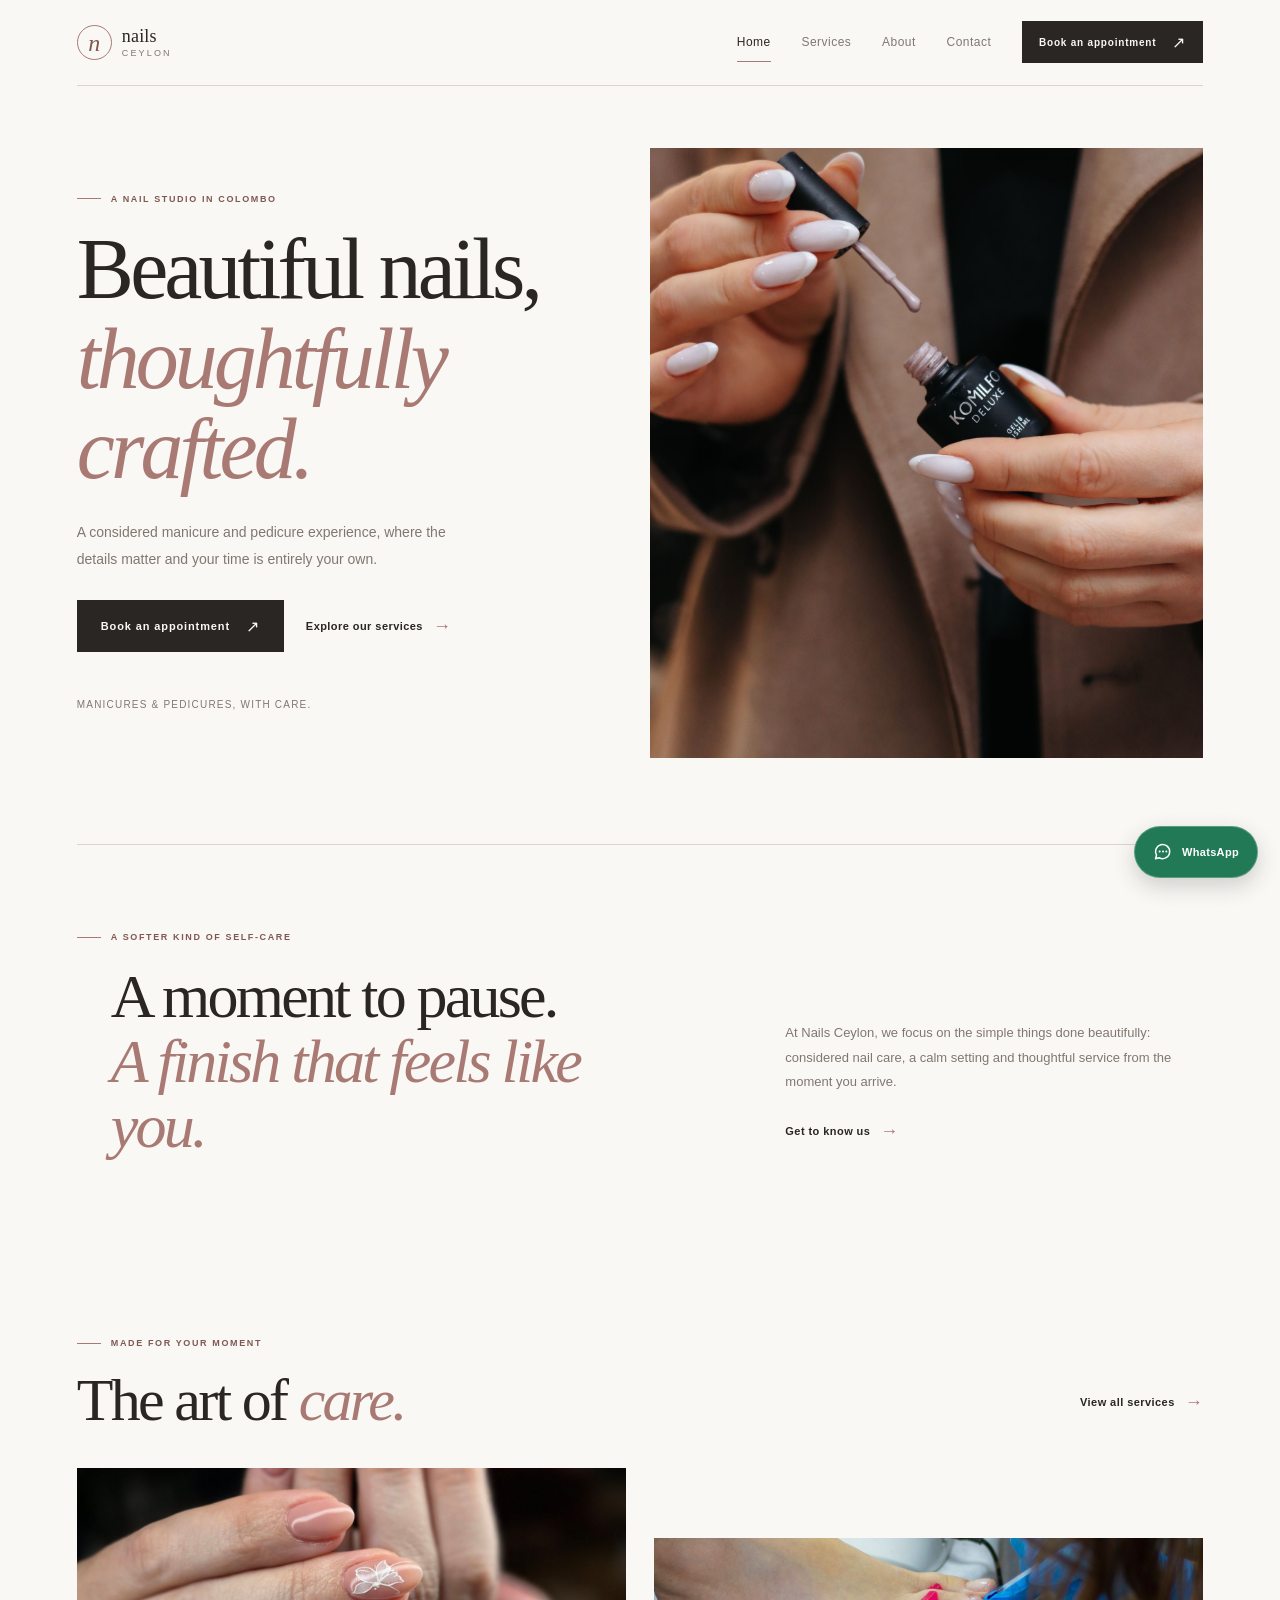
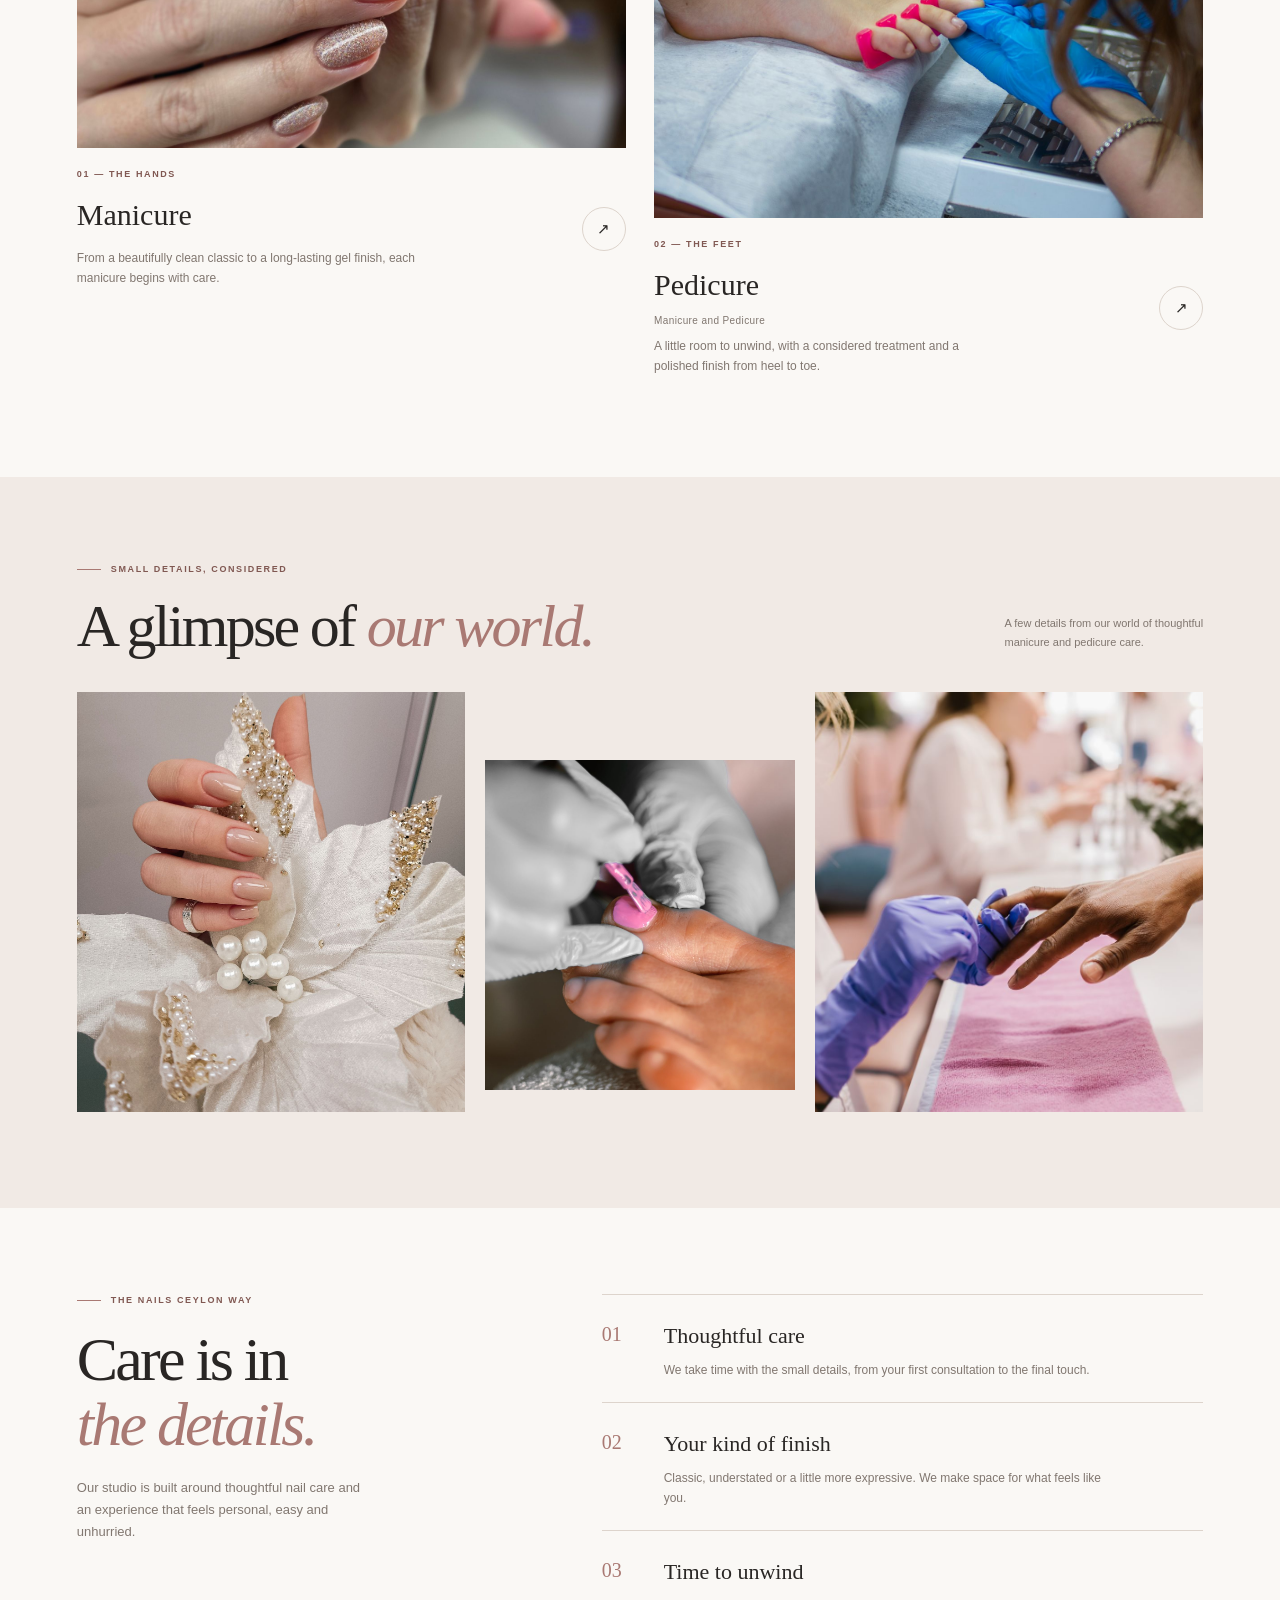
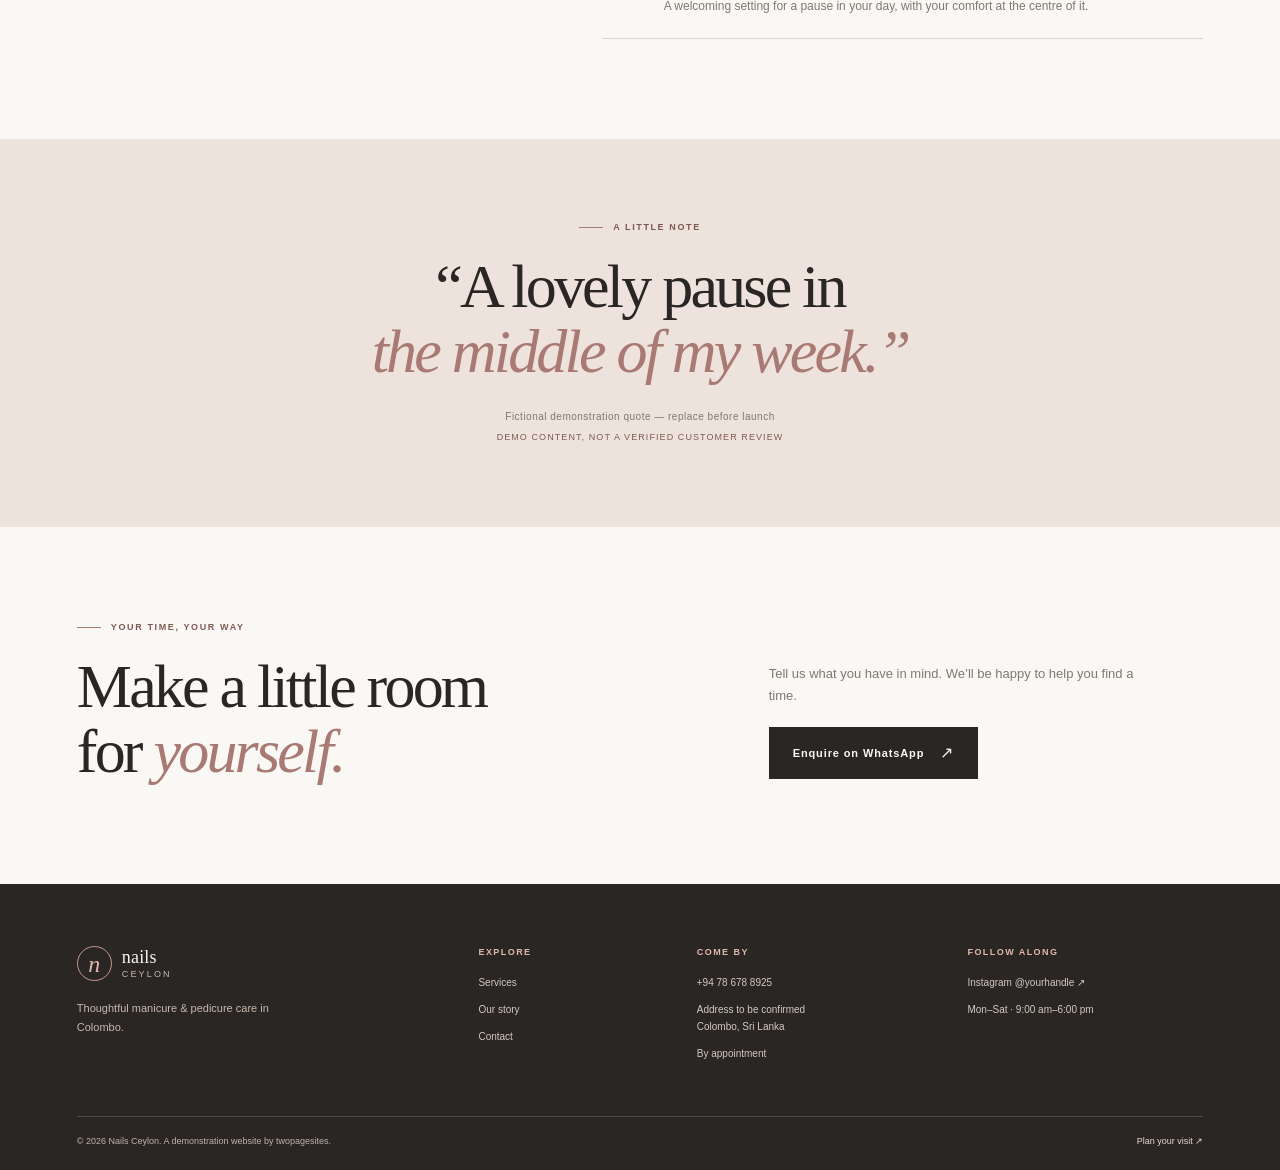
<file: index.html>
<!doctype html>
<html lang="en">
<head>
  <meta charset="utf-8">
  <meta name="viewport" content="width=device-width, initial-scale=1">
  <meta name="theme-color" content="#faf8f5">
  <title>Nails Ceylon | Thoughtful Manicure &amp; Pedicure Care</title>
  <meta name="description" content="A considered manicure and pedicure experience in Colombo. Discover thoughtful nail care, elegant finishes and a little time for yourself at Nails Ceylon.">
  <meta property="og:type" content="website">
  <meta property="og:title" content="Nails Ceylon | Thoughtful Manicure &amp; Pedicure Care">
  <meta property="og:description" content="Beautiful nails, thoughtfully crafted. Explore manicure and pedicure services at Nails Ceylon.">
  <link rel="stylesheet" href="style.css">
  <script src="script.js" defer></script>
</head>
<body>
  <a class="skip-link" href="#main">Skip to content</a>
  <header class="site-header">
    <div class="header-inner">
      <a class="brand" href="index.html" aria-label="Nails Ceylon home">
        <span class="brand-mark" aria-hidden="true">n</span>
        <span class="brand-name">nails <span>ceylon</span></span>
      </a>
      <button class="menu-toggle" type="button" aria-expanded="false" aria-controls="primary-navigation" aria-label="Open navigation">
        <span></span><span></span>
      </button>
      <nav class="primary-nav" id="primary-navigation" aria-label="Main navigation">
        <a class="nav-link is-current" href="index.html" aria-current="page">Home</a>
        <a class="nav-link" href="services.html">Services</a>
        <a class="nav-link" href="about.html">About</a>
        <a class="nav-link" href="contact.html">Contact</a>
        <a class="button button--small button--dark nav-book" href="contact.html">Book an appointment <span aria-hidden="true">↗</span></a>
      </nav>
    </div>
  </header>

  <main id="main">
    <section class="hero section-wrap">
      <div class="hero-copy">
        <p class="eyebrow"><span class="eyebrow-line"></span> A nail studio in Colombo</p>
        <h1>Beautiful nails,<br><em>thoughtfully crafted.</em></h1>
        <p class="hero-intro">A considered manicure and pedicure experience, where the details matter and your time is entirely your own.</p>
        <div class="hero-actions">
          <a class="button button--dark" href="contact.html">Book an appointment <span aria-hidden="true">↗</span></a>
          <a class="text-link" href="services.html">Explore our services <span aria-hidden="true">→</span></a>
        </div>
        <p class="hero-note">Manicures &amp; pedicures, with care.</p>
      </div>
      <figure class="photo-frame photo-frame--hero">
        <img src="assets/images/hero-nude-manicure.jpg" alt="Close-up of nude manicured nails as pale polish is applied." width="1600" height="2124" fetchpriority="high" decoding="async">
      </figure>
    </section>

    <section class="intro-band section-wrap" aria-labelledby="intro-title">
      <p class="eyebrow"><span class="eyebrow-line"></span> A softer kind of self-care</p>
      <div class="intro-band-content">
        <h2 id="intro-title">A moment to pause.<br><em>A finish that feels like you.</em></h2>
        <div>
          <p>At Nails Ceylon, we focus on the simple things done beautifully: considered nail care, a calm setting and thoughtful service from the moment you arrive.</p>
          <a class="text-link" href="about.html">Get to know us <span aria-hidden="true">→</span></a>
        </div>
      </div>
    </section>

    <section class="section-wrap section-block" aria-labelledby="featured-title">
      <div class="section-heading">
        <div>
          <p class="eyebrow"><span class="eyebrow-line"></span> Made for your moment</p>
          <h2 id="featured-title">The art of <em>care.</em></h2>
        </div>
        <a class="text-link heading-link" href="services.html">View all services <span aria-hidden="true">→</span></a>
      </div>
      <div class="feature-grid">
        <article class="feature-card">
          <figure class="photo-frame photo-frame--manicure">
            <img src="assets/images/featured-neutral-manicure.jpg" alt="Neutral manicure with delicate floral nail art and champagne glitter." width="1400" height="1867" loading="lazy" decoding="async">
          </figure>
          <div class="feature-card-copy">
            <div><p class="eyebrow">01 — The hands</p><h3>Manicure</h3></div>
            <p>From a beautifully clean classic to a long-lasting gel finish, each manicure begins with care.</p>
            <a class="round-link" href="services.html#manicure" aria-label="Explore manicure services"><span aria-hidden="true">↗</span></a>
          </div>
        </article>
        <article class="feature-card">
          <figure class="photo-frame photo-frame--pedicure">
            <img src="assets/images/featured-pedicure-treatment.jpg" alt="A nail technician performs a close-up pedicure treatment." width="1400" height="2492" loading="lazy" decoding="async">
          </figure>
          <div class="feature-card-copy">
            <div><p class="eyebrow">02 — The feet</p><h3>Pedicure</h3><p class="feature-service-label">Manicure and Pedicure</p></div>
            <p>A little room to unwind, with a considered treatment and a polished finish from heel to toe.</p>
            <a class="round-link" href="services.html#pedicure" aria-label="Explore pedicure services"><span aria-hidden="true">↗</span></a>
          </div>
        </article>
      </div>
    </section>

    <section class="gallery-preview" aria-labelledby="gallery-title">
      <div class="section-wrap">
        <div class="section-heading">
          <div><p class="eyebrow"><span class="eyebrow-line"></span> Small details, considered</p><h2 id="gallery-title">A glimpse of <em>our world.</em></h2></div>
          <p class="section-heading-note">A few details from our world of thoughtful<br>manicure and pedicure care.</p>
        </div>
        <div class="gallery-grid">
          <figure class="photo-frame photo-frame--gallery gallery-tall">
            <img src="assets/images/gallery-nail-art.jpg" alt="Nude manicure with pearl and white floral nail art." width="1400" height="1864" loading="lazy" decoding="async">
          </figure>
          <figure class="photo-frame photo-frame--gallery gallery-short">
            <img src="assets/images/gallery-pedicure-result.jpg" alt="Freshly polished toenails during a pedicure treatment." width="1200" height="1800" loading="lazy" decoding="async">
          </figure>
          <figure class="photo-frame photo-frame--gallery gallery-tall">
            <img src="assets/images/gallery-manicure-work.jpg" alt="A nail technician works carefully on a client's manicure in a salon." width="1400" height="933" loading="lazy" decoding="async">
          </figure>
        </div>
      </div>
    </section>

    <section class="section-wrap section-block values-section" aria-labelledby="values-title">
      <div class="values-intro">
        <p class="eyebrow"><span class="eyebrow-line"></span> The Nails Ceylon way</p>
        <h2 id="values-title">Care is in<br><em>the details.</em></h2>
        <p>Our studio is built around thoughtful nail care and an experience that feels personal, easy and unhurried.</p>
      </div>
      <div class="values-list">
        <article class="value-item"><span class="value-number">01</span><div><h3>Thoughtful care</h3><p>We take time with the small details, from your first consultation to the final touch.</p></div></article>
        <article class="value-item"><span class="value-number">02</span><div><h3>Your kind of finish</h3><p>Classic, understated or a little more expressive. We make space for what feels like you.</p></div></article>
        <article class="value-item"><span class="value-number">03</span><div><h3>Time to unwind</h3><p>A welcoming setting for a pause in your day, with your comfort at the centre of it.</p></div></article>
      </div>
    </section>

    <section class="testimonial-section" aria-labelledby="testimonial-title">
      <div class="section-wrap testimonial-inner">
        <p class="eyebrow"><span class="eyebrow-line"></span> A little note</p>
        <h2 id="testimonial-title">“A lovely pause in<br><em>the middle of my week.”</em></h2>
        <p class="testimonial-credit">Fictional demonstration quote — replace before launch</p>
        <span class="testimonial-disclaimer">Demo content, not a verified customer review</span>
      </div>
    </section>

    <section class="appointment-band section-wrap">
      <div><p class="eyebrow"><span class="eyebrow-line"></span> Your time, your way</p><h2>Make a little room<br>for <em>yourself.</em></h2></div>
      <div class="appointment-band-action"><p>Tell us what you have in mind. We’ll be happy to help you find a time.</p><a class="button button--dark" href="https://wa.me/94786788925" data-whatsapp-message="Hello! I would like to enquire about booking an appointment at Nails Ceylon." target="_blank" rel="noopener noreferrer">Enquire on WhatsApp <span aria-hidden="true">↗</span></a></div>
    </section>
  </main>

  <a class="floating-whatsapp" href="https://wa.me/94786788925" data-whatsapp-message="Hello! I would like to enquire about an appointment at Nails Ceylon." aria-label="Chat with Nails Ceylon on WhatsApp at 0786788925" target="_blank" rel="noopener noreferrer">
    <svg aria-hidden="true" viewBox="0 0 24 24" fill="none" stroke="currentColor" stroke-width="1.8" stroke-linecap="round" stroke-linejoin="round"><path d="M20 11.5a8.5 8.5 0 0 1-12.7 7.4L3 20l1.2-4.1A8.5 8.5 0 1 1 20 11.5Z"></path><path d="M8 11.5h.01M12 11.5h.01M16 11.5h.01" stroke-width="2.4"></path></svg>
    <span>WhatsApp</span>
  </a>

  <footer class="site-footer">
    <div class="section-wrap footer-main">
      <div class="footer-brand-block"><a class="brand brand--footer" href="index.html" aria-label="Nails Ceylon home"><span class="brand-mark" aria-hidden="true">n</span><span class="brand-name">nails <span>ceylon</span></span></a><p>Thoughtful manicure &amp; pedicure care in Colombo.</p></div>
      <div class="footer-column"><h2>Explore</h2><a href="services.html">Services</a><a href="about.html">Our story</a><a href="contact.html">Contact</a></div>
      <div class="footer-column"><h2>Come by</h2><a href="tel:+94786788925">+94 78 678 8925</a><span>Address to be confirmed<br>Colombo, Sri Lanka</span><span>By appointment</span></div>
      <div class="footer-column"><h2>Follow along</h2><a href="https://www.instagram.com/yourhandle/" target="_blank" rel="noopener noreferrer">Instagram @yourhandle <span aria-hidden="true">↗</span></a><span>Mon–Sat · 9:00 am–6:00 pm</span></div>
    </div>
    <div class="section-wrap footer-bottom"><span>© <span data-current-year>2026</span> Nails Ceylon. A demonstration website by twopagesites.</span><a href="contact.html">Plan your visit <span aria-hidden="true">↗</span></a></div>
  </footer>
</body>
</html>
</file>
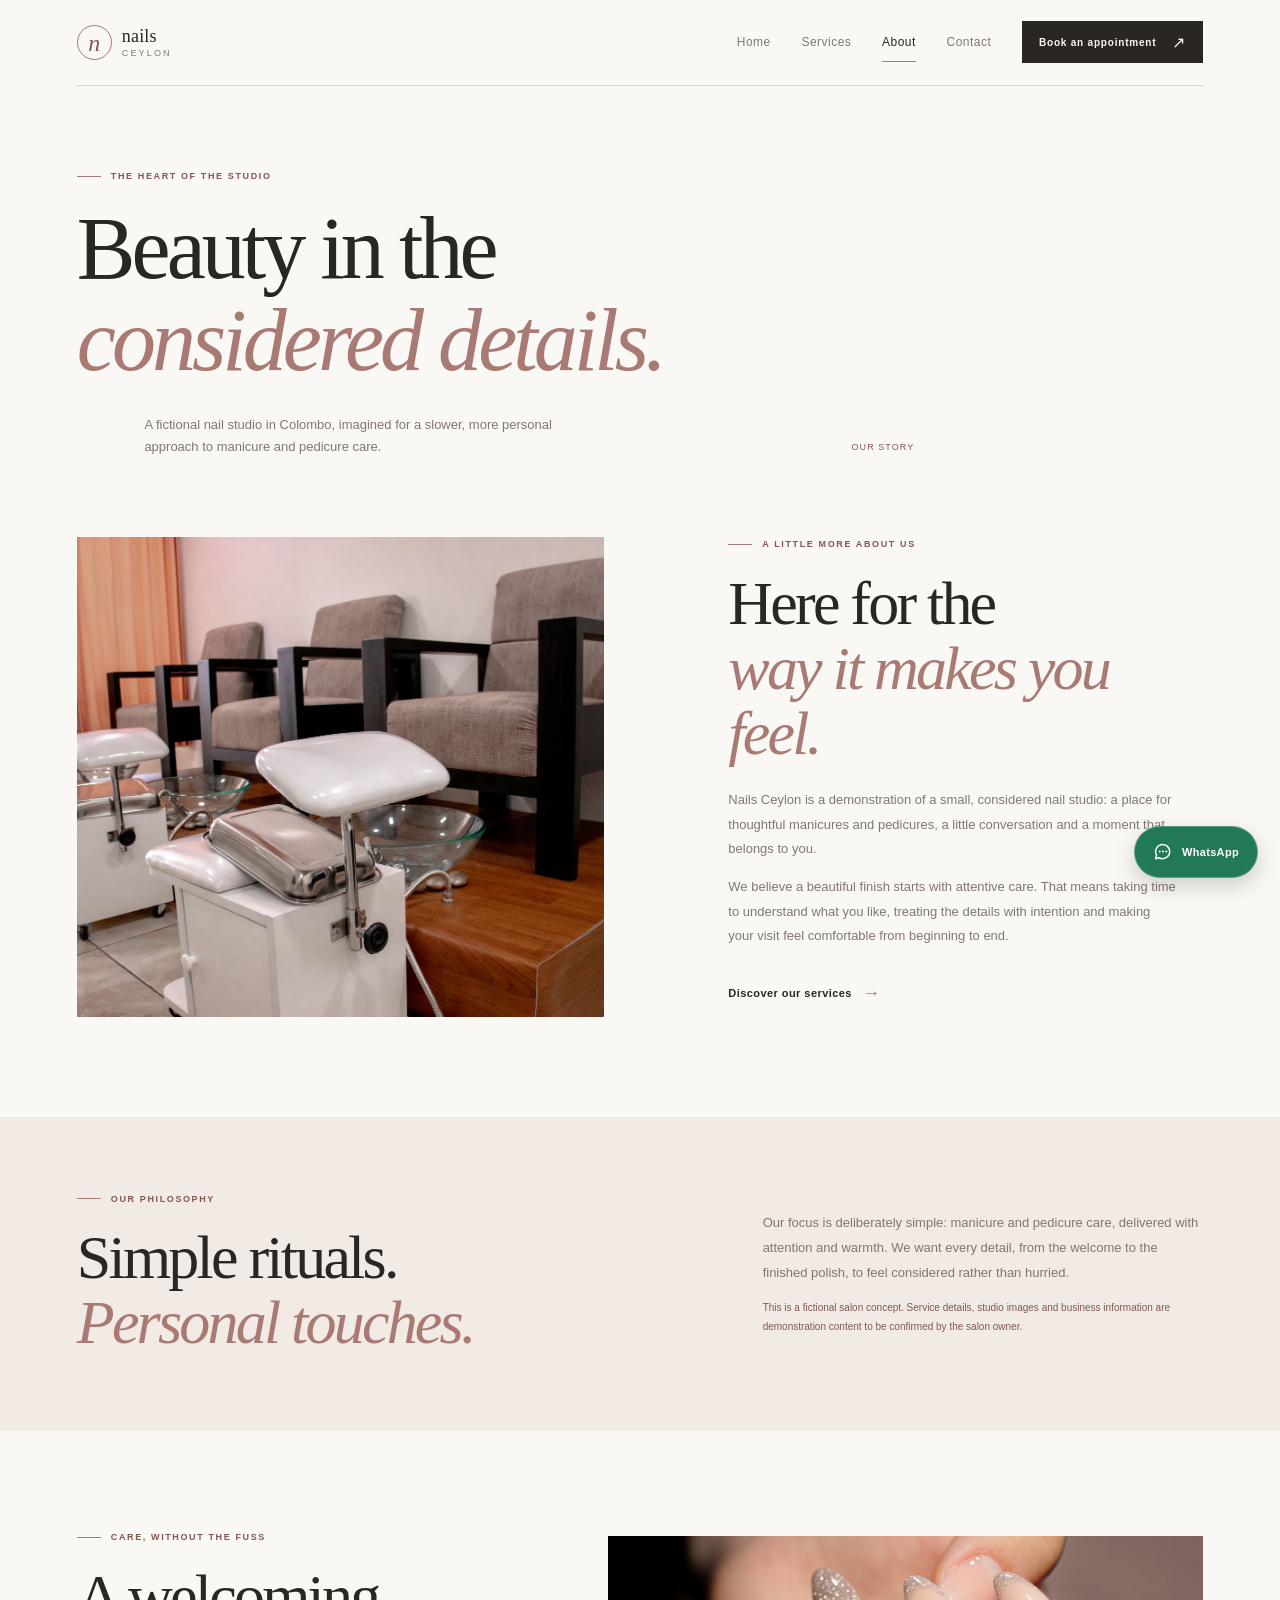
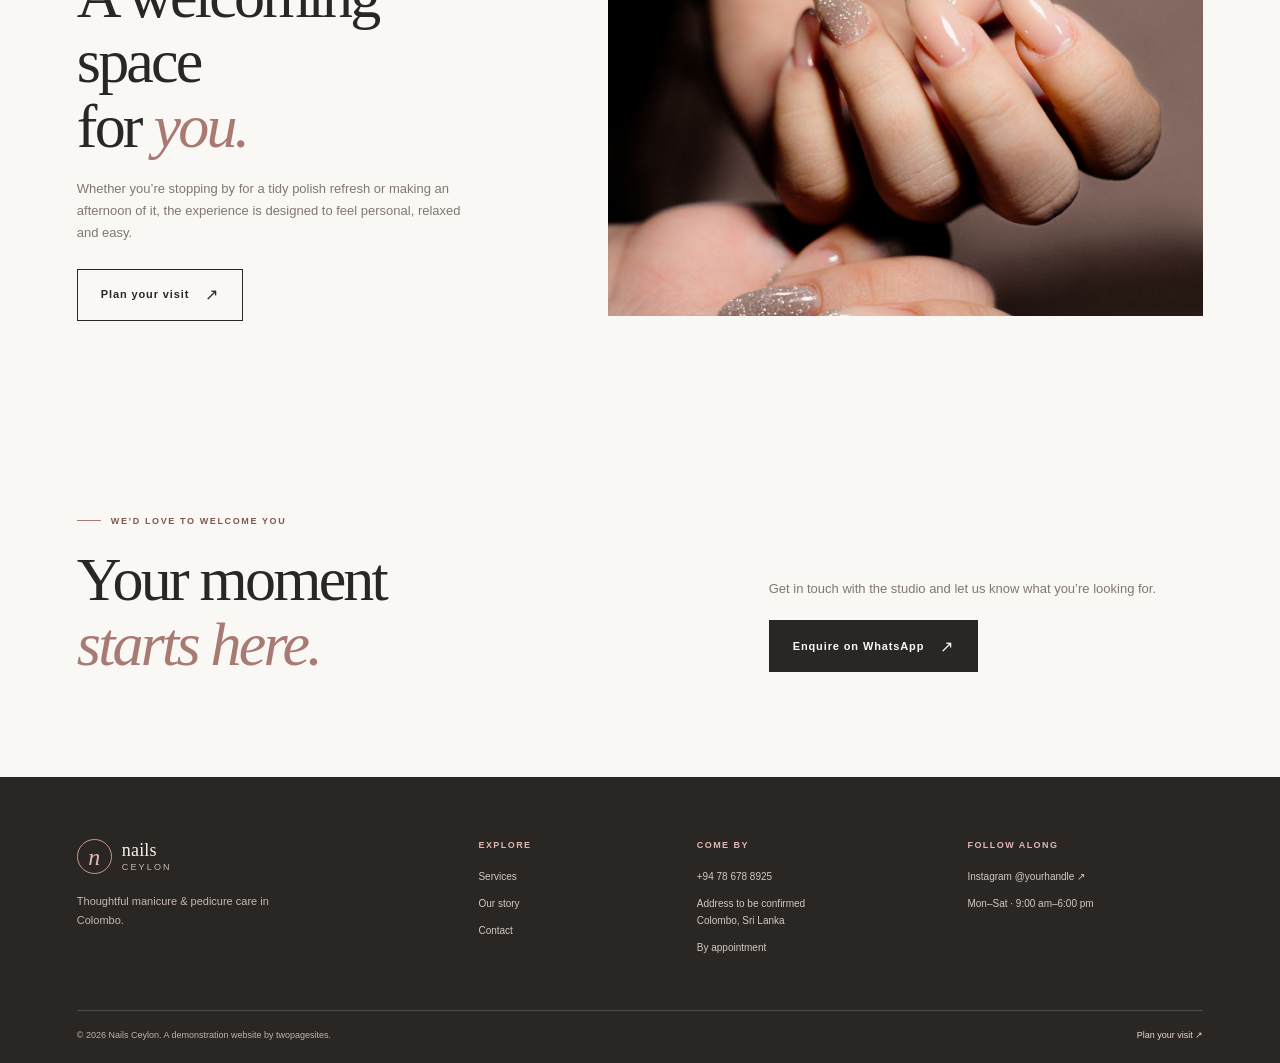
<file: about.html>
<!doctype html>
<html lang="en">
<head>
  <meta charset="utf-8">
  <meta name="viewport" content="width=device-width, initial-scale=1">
  <meta name="theme-color" content="#faf8f5">
  <title>Our Story | Nails Ceylon</title>
  <meta name="description" content="Get to know Nails Ceylon, a fictional Colombo nail studio shaped around considered manicures, thoughtful pedicures and an unhurried experience.">
  <meta property="og:type" content="website">
  <meta property="og:title" content="Our Story | Nails Ceylon">
  <meta property="og:description" content="A little about our considered approach to manicure and pedicure care.">
  <link rel="stylesheet" href="style.css">
  <script src="script.js" defer></script>
</head>
<body>
  <a class="skip-link" href="#main">Skip to content</a>
  <header class="site-header">
    <div class="header-inner">
      <a class="brand" href="index.html" aria-label="Nails Ceylon home"><span class="brand-mark" aria-hidden="true">n</span><span class="brand-name">nails <span>ceylon</span></span></a>
      <button class="menu-toggle" type="button" aria-expanded="false" aria-controls="primary-navigation" aria-label="Open navigation"><span></span><span></span></button>
      <nav class="primary-nav" id="primary-navigation" aria-label="Main navigation">
        <a class="nav-link" href="index.html">Home</a><a class="nav-link" href="services.html">Services</a><a class="nav-link is-current" href="about.html" aria-current="page">About</a><a class="nav-link" href="contact.html">Contact</a>
        <a class="button button--small button--dark nav-book" href="contact.html">Book an appointment <span aria-hidden="true">↗</span></a>
      </nav>
    </div>
  </header>

  <main id="main">
    <section class="page-hero section-wrap">
      <p class="eyebrow"><span class="eyebrow-line"></span> The heart of the studio</p>
      <h1>Beauty in the<br><em>considered details.</em></h1>
      <div class="page-hero-bottom"><p>A fictional nail studio in Colombo, imagined for a slower, more personal approach to manicure and pedicure care.</p><span>Our story</span></div>
    </section>
    <section class="about-story section-wrap">
      <figure class="photo-frame photo-frame--about">
        <img src="assets/images/nail-studio-interior.jpg" alt="Clean nail salon interior with modern pedicure chairs and foot basins." width="1600" height="1067" loading="lazy" decoding="async">
      </figure>
      <div class="about-story-copy"><p class="eyebrow"><span class="eyebrow-line"></span> A little more about us</p><h2>Here for the<br><em>way it makes you feel.</em></h2><p>Nails Ceylon is a demonstration of a small, considered nail studio: a place for thoughtful manicures and pedicures, a little conversation and a moment that belongs to you.</p><p>We believe a beautiful finish starts with attentive care. That means taking time to understand what you like, treating the details with intention and making your visit feel comfortable from beginning to end.</p><a class="text-link" href="services.html">Discover our services <span aria-hidden="true">→</span></a></div>
    </section>
    <section class="philosophy-section">
      <div class="section-wrap philosophy-inner">
        <div><p class="eyebrow"><span class="eyebrow-line"></span> Our philosophy</p><h2>Simple rituals.<br><em>Personal touches.</em></h2></div>
        <div class="philosophy-copy"><p>Our focus is deliberately simple: manicure and pedicure care, delivered with attention and warmth. We want every detail, from the welcome to the finished polish, to feel considered rather than hurried.</p><p>This is a fictional salon concept. Service details, studio images and business information are demonstration content to be confirmed by the salon owner.</p></div>
      </div>
    </section>
    <section class="about-commitment section-wrap">
      <div class="about-commitment-copy"><p class="eyebrow"><span class="eyebrow-line"></span> Care, without the fuss</p><h2>A welcoming space<br>for <em>you.</em></h2><p>Whether you’re stopping by for a tidy polish refresh or making an afternoon of it, the experience is designed to feel personal, relaxed and easy.</p><a class="button button--outline" href="contact.html">Plan your visit <span aria-hidden="true">↗</span></a></div>
      <figure class="photo-frame photo-frame--detail">
        <img src="assets/images/about-nail-care-detail.jpg" alt="Nude manicure with soft glitter detail, shown close up." width="1400" height="2100" loading="lazy" decoding="async">
      </figure>
    </section>
    <section class="appointment-band section-wrap">
      <div><p class="eyebrow"><span class="eyebrow-line"></span> We’d love to welcome you</p><h2>Your moment<br><em>starts here.</em></h2></div>
      <div class="appointment-band-action"><p>Get in touch with the studio and let us know what you’re looking for.</p><a class="button button--dark" href="https://wa.me/94786788925" data-whatsapp-message="Hello! I would like to enquire about an appointment at Nails Ceylon." target="_blank" rel="noopener noreferrer">Enquire on WhatsApp <span aria-hidden="true">↗</span></a></div>
    </section>
  </main>
  <a class="floating-whatsapp" href="https://wa.me/94786788925" data-whatsapp-message="Hello! I would like to enquire about an appointment at Nails Ceylon." aria-label="Chat with Nails Ceylon on WhatsApp at 0786788925" target="_blank" rel="noopener noreferrer">
    <svg aria-hidden="true" viewBox="0 0 24 24" fill="none" stroke="currentColor" stroke-width="1.8" stroke-linecap="round" stroke-linejoin="round"><path d="M20 11.5a8.5 8.5 0 0 1-12.7 7.4L3 20l1.2-4.1A8.5 8.5 0 1 1 20 11.5Z"></path><path d="M8 11.5h.01M12 11.5h.01M16 11.5h.01" stroke-width="2.4"></path></svg>
    <span>WhatsApp</span>
  </a>
  <footer class="site-footer">
    <div class="section-wrap footer-main">
      <div class="footer-brand-block"><a class="brand brand--footer" href="index.html" aria-label="Nails Ceylon home"><span class="brand-mark" aria-hidden="true">n</span><span class="brand-name">nails <span>ceylon</span></span></a><p>Thoughtful manicure &amp; pedicure care in Colombo.</p></div>
      <div class="footer-column"><h2>Explore</h2><a href="services.html">Services</a><a href="about.html">Our story</a><a href="contact.html">Contact</a></div>
      <div class="footer-column"><h2>Come by</h2><a href="tel:+94786788925">+94 78 678 8925</a><span>Address to be confirmed<br>Colombo, Sri Lanka</span><span>By appointment</span></div>
      <div class="footer-column"><h2>Follow along</h2><a href="https://www.instagram.com/yourhandle/" target="_blank" rel="noopener noreferrer">Instagram @yourhandle <span aria-hidden="true">↗</span></a><span>Mon–Sat · 9:00 am–6:00 pm</span></div>
    </div>
    <div class="section-wrap footer-bottom"><span>© <span data-current-year>2026</span> Nails Ceylon. A demonstration website by twopagesites.</span><a href="contact.html">Plan your visit <span aria-hidden="true">↗</span></a></div>
  </footer>
</body>
</html>
</file>
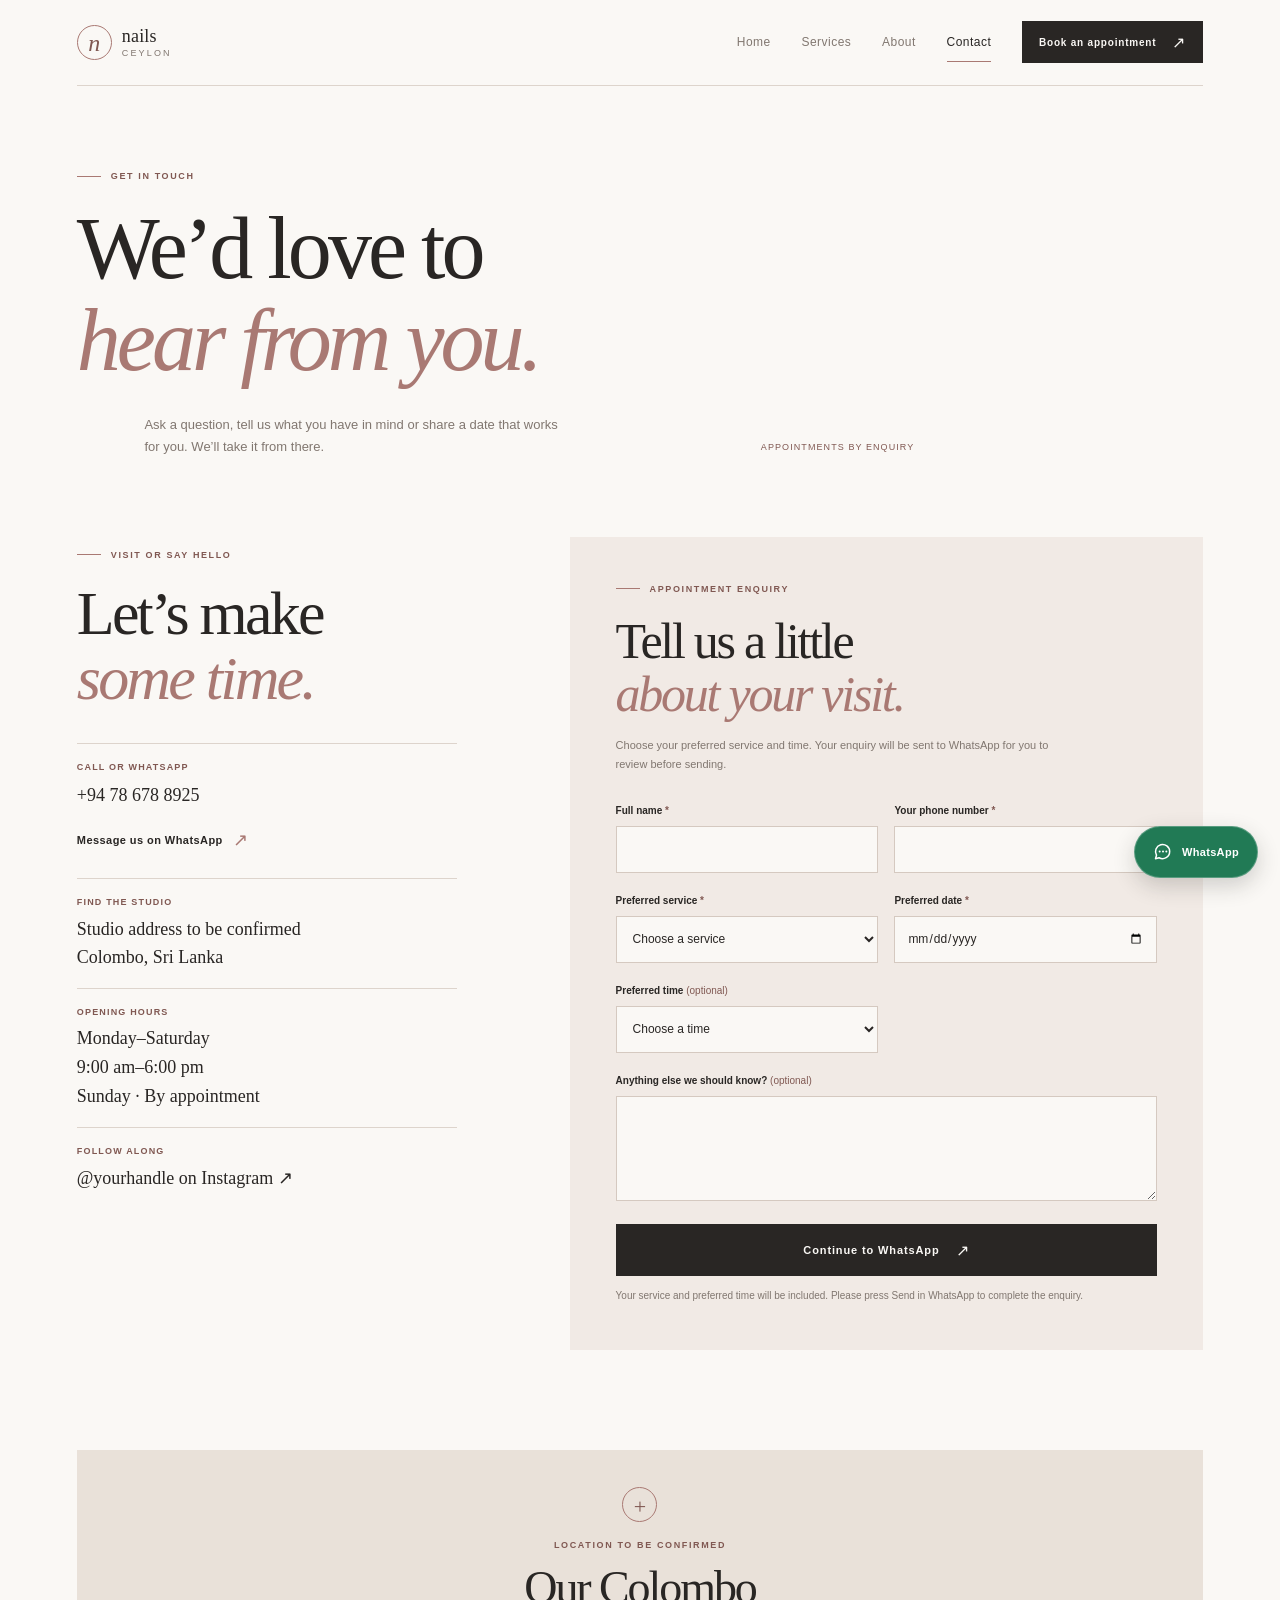
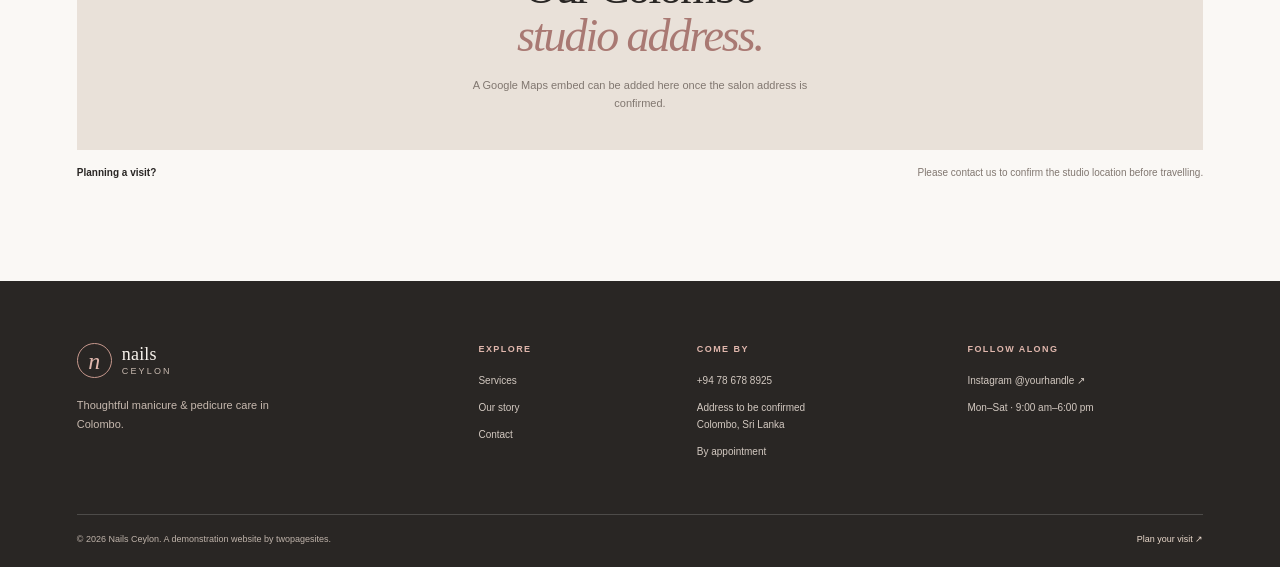
<file: contact.html>
<!doctype html>
<html lang="en">
<head>
  <meta charset="utf-8">
  <meta name="viewport" content="width=device-width, initial-scale=1">
  <meta name="theme-color" content="#faf8f5">
  <title>Contact &amp; Appointments | Nails Ceylon</title>
  <meta name="description" content="Contact Nails Ceylon in Colombo or send a manicure and pedicure appointment enquiry through WhatsApp.">
  <meta property="og:type" content="website">
  <meta property="og:title" content="Contact &amp; Appointments | Nails Ceylon">
  <meta property="og:description" content="Plan your visit to Nails Ceylon or send an appointment enquiry on WhatsApp.">
  <link rel="stylesheet" href="style.css">
  <script src="script.js" defer></script>
</head>
<body>
  <a class="skip-link" href="#main">Skip to content</a>
  <header class="site-header">
    <div class="header-inner">
      <a class="brand" href="index.html" aria-label="Nails Ceylon home"><span class="brand-mark" aria-hidden="true">n</span><span class="brand-name">nails <span>ceylon</span></span></a>
      <button class="menu-toggle" type="button" aria-expanded="false" aria-controls="primary-navigation" aria-label="Open navigation"><span></span><span></span></button>
      <nav class="primary-nav" id="primary-navigation" aria-label="Main navigation">
        <a class="nav-link" href="index.html">Home</a><a class="nav-link" href="services.html">Services</a><a class="nav-link" href="about.html">About</a><a class="nav-link is-current" href="contact.html" aria-current="page">Contact</a>
        <a class="button button--small button--dark nav-book" href="contact.html">Book an appointment <span aria-hidden="true">↗</span></a>
      </nav>
    </div>
  </header>

  <main id="main">
    <section class="page-hero section-wrap">
      <p class="eyebrow"><span class="eyebrow-line"></span> Get in touch</p>
      <h1>We’d love to<br><em>hear from you.</em></h1>
      <div class="page-hero-bottom"><p>Ask a question, tell us what you have in mind or share a date that works for you. We’ll take it from there.</p><span>Appointments by enquiry</span></div>
    </section>
    <section class="contact-layout section-wrap">
      <div class="contact-info">
        <p class="eyebrow"><span class="eyebrow-line"></span> Visit or say hello</p>
        <h2>Let’s make<br><em>some time.</em></h2>
        <div class="contact-detail"><span>Call or WhatsApp</span><a href="tel:+94786788925">+94 78 678 8925</a><a class="text-link" href="https://wa.me/94786788925" data-whatsapp-message="Hello! I would like to enquire about an appointment at Nails Ceylon." target="_blank" rel="noopener noreferrer">Message us on WhatsApp <span aria-hidden="true">↗</span></a></div>
        <div class="contact-detail"><span>Find the studio</span><p>Studio address to be confirmed<br>Colombo, Sri Lanka</p></div>
        <div class="contact-detail"><span>Opening hours</span><p>Monday–Saturday<br>9:00 am–6:00 pm<br>Sunday · By appointment</p></div>
        <div class="contact-detail"><span>Follow along</span><a href="https://www.instagram.com/yourhandle/" target="_blank" rel="noopener noreferrer">@yourhandle on Instagram <span aria-hidden="true">↗</span></a></div>
      </div>
      <div class="contact-form-panel">
        <p class="eyebrow"><span class="eyebrow-line"></span> Appointment enquiry</p>
        <h2>Tell us a little<br><em>about your visit.</em></h2>
        <p class="form-intro">Choose your preferred service and time. Your enquiry will be sent to WhatsApp for you to review before sending.</p>
        <form class="appointment-form" id="appointment-form">
          <div class="form-grid">
            <div class="form-field"><label for="full-name">Full name <span aria-hidden="true">*</span></label><input id="full-name" name="name" type="text" autocomplete="name" required></div>
            <div class="form-field"><label for="customer-phone">Your phone number <span aria-hidden="true">*</span></label><input id="customer-phone" name="phone" type="tel" autocomplete="tel" required></div>
            <div class="form-field"><label for="service">Preferred service <span aria-hidden="true">*</span></label><select id="service" name="service" required>
              <option value="" selected disabled>Choose a service</option>
              <option>Classic Manicure</option><option>Gel Manicure</option><option>French Manicure</option><option value="Nail Shaping &amp; Polish (Manicure)">Nail Shaping &amp; Polish (Manicure)</option><option>Luxury Manicure</option><option>Classic Pedicure</option><option>Gel Pedicure</option><option>Spa Pedicure</option><option value="Nail Shaping &amp; Polish (Pedicure)">Nail Shaping &amp; Polish (Pedicure)</option><option>Luxury Pedicure</option><option>Other enquiry</option>
            </select></div>
            <div class="form-field"><label for="preferred-date">Preferred date <span aria-hidden="true">*</span></label><input id="preferred-date" name="date" type="date" required></div>
            <div class="form-field"><label for="preferred-time">Preferred time <span class="field-optional">(optional)</span></label><select id="preferred-time" name="time">
              <option value="">Choose a time</option>
              <option>9:00 AM</option><option>9:30 AM</option><option>10:00 AM</option><option>10:30 AM</option><option>11:00 AM</option><option>11:30 AM</option><option>12:00 PM</option><option>12:30 PM</option><option>1:00 PM</option><option>1:30 PM</option><option>2:00 PM</option><option>2:30 PM</option><option>3:00 PM</option><option>3:30 PM</option><option>4:00 PM</option><option>4:30 PM</option><option>5:00 PM</option><option>5:30 PM</option>
            </select></div>
            <div class="form-field form-field--full"><label for="additional-message">Anything else we should know? <span class="field-optional">(optional)</span></label><textarea id="additional-message" name="message" rows="4"></textarea></div>
          </div>
          <button class="button button--dark form-submit" type="submit">Continue to WhatsApp <span aria-hidden="true">↗</span></button>
          <p class="form-feedback" id="form-feedback" aria-live="polite">Your service and preferred time will be included. Please press Send in WhatsApp to complete the enquiry.</p>
        </form>
      </div>
    </section>
    <section class="map-section section-wrap">
      <div class="map-placeholder">
        <span class="map-marker" aria-hidden="true">+</span>
        <p class="eyebrow">Location to be confirmed</p>
        <h2>Our Colombo<br><em>studio address.</em></h2>
        <p>A Google Maps embed can be added here once the salon address is confirmed.</p>
      </div>
      <div class="map-caption"><span>Planning a visit?</span><p>Please contact us to confirm the studio location before travelling.</p></div>
    </section>
  </main>
  <a class="floating-whatsapp" href="https://wa.me/94786788925" data-whatsapp-message="Hello! I would like to enquire about an appointment at Nails Ceylon." aria-label="Chat with Nails Ceylon on WhatsApp at 0786788925" target="_blank" rel="noopener noreferrer">
    <svg aria-hidden="true" viewBox="0 0 24 24" fill="none" stroke="currentColor" stroke-width="1.8" stroke-linecap="round" stroke-linejoin="round"><path d="M20 11.5a8.5 8.5 0 0 1-12.7 7.4L3 20l1.2-4.1A8.5 8.5 0 1 1 20 11.5Z"></path><path d="M8 11.5h.01M12 11.5h.01M16 11.5h.01" stroke-width="2.4"></path></svg>
    <span>WhatsApp</span>
  </a>
  <footer class="site-footer">
    <div class="section-wrap footer-main">
      <div class="footer-brand-block"><a class="brand brand--footer" href="index.html" aria-label="Nails Ceylon home"><span class="brand-mark" aria-hidden="true">n</span><span class="brand-name">nails <span>ceylon</span></span></a><p>Thoughtful manicure &amp; pedicure care in Colombo.</p></div>
      <div class="footer-column"><h2>Explore</h2><a href="services.html">Services</a><a href="about.html">Our story</a><a href="contact.html">Contact</a></div>
      <div class="footer-column"><h2>Come by</h2><a href="tel:+94786788925">+94 78 678 8925</a><span>Address to be confirmed<br>Colombo, Sri Lanka</span><span>By appointment</span></div>
      <div class="footer-column"><h2>Follow along</h2><a href="https://www.instagram.com/yourhandle/" target="_blank" rel="noopener noreferrer">Instagram @yourhandle <span aria-hidden="true">↗</span></a><span>Mon–Sat · 9:00 am–6:00 pm</span></div>
    </div>
    <div class="section-wrap footer-bottom"><span>© <span data-current-year>2026</span> Nails Ceylon. A demonstration website by twopagesites.</span><a href="contact.html">Plan your visit <span aria-hidden="true">↗</span></a></div>
  </footer>
</body>
</html>
</file>
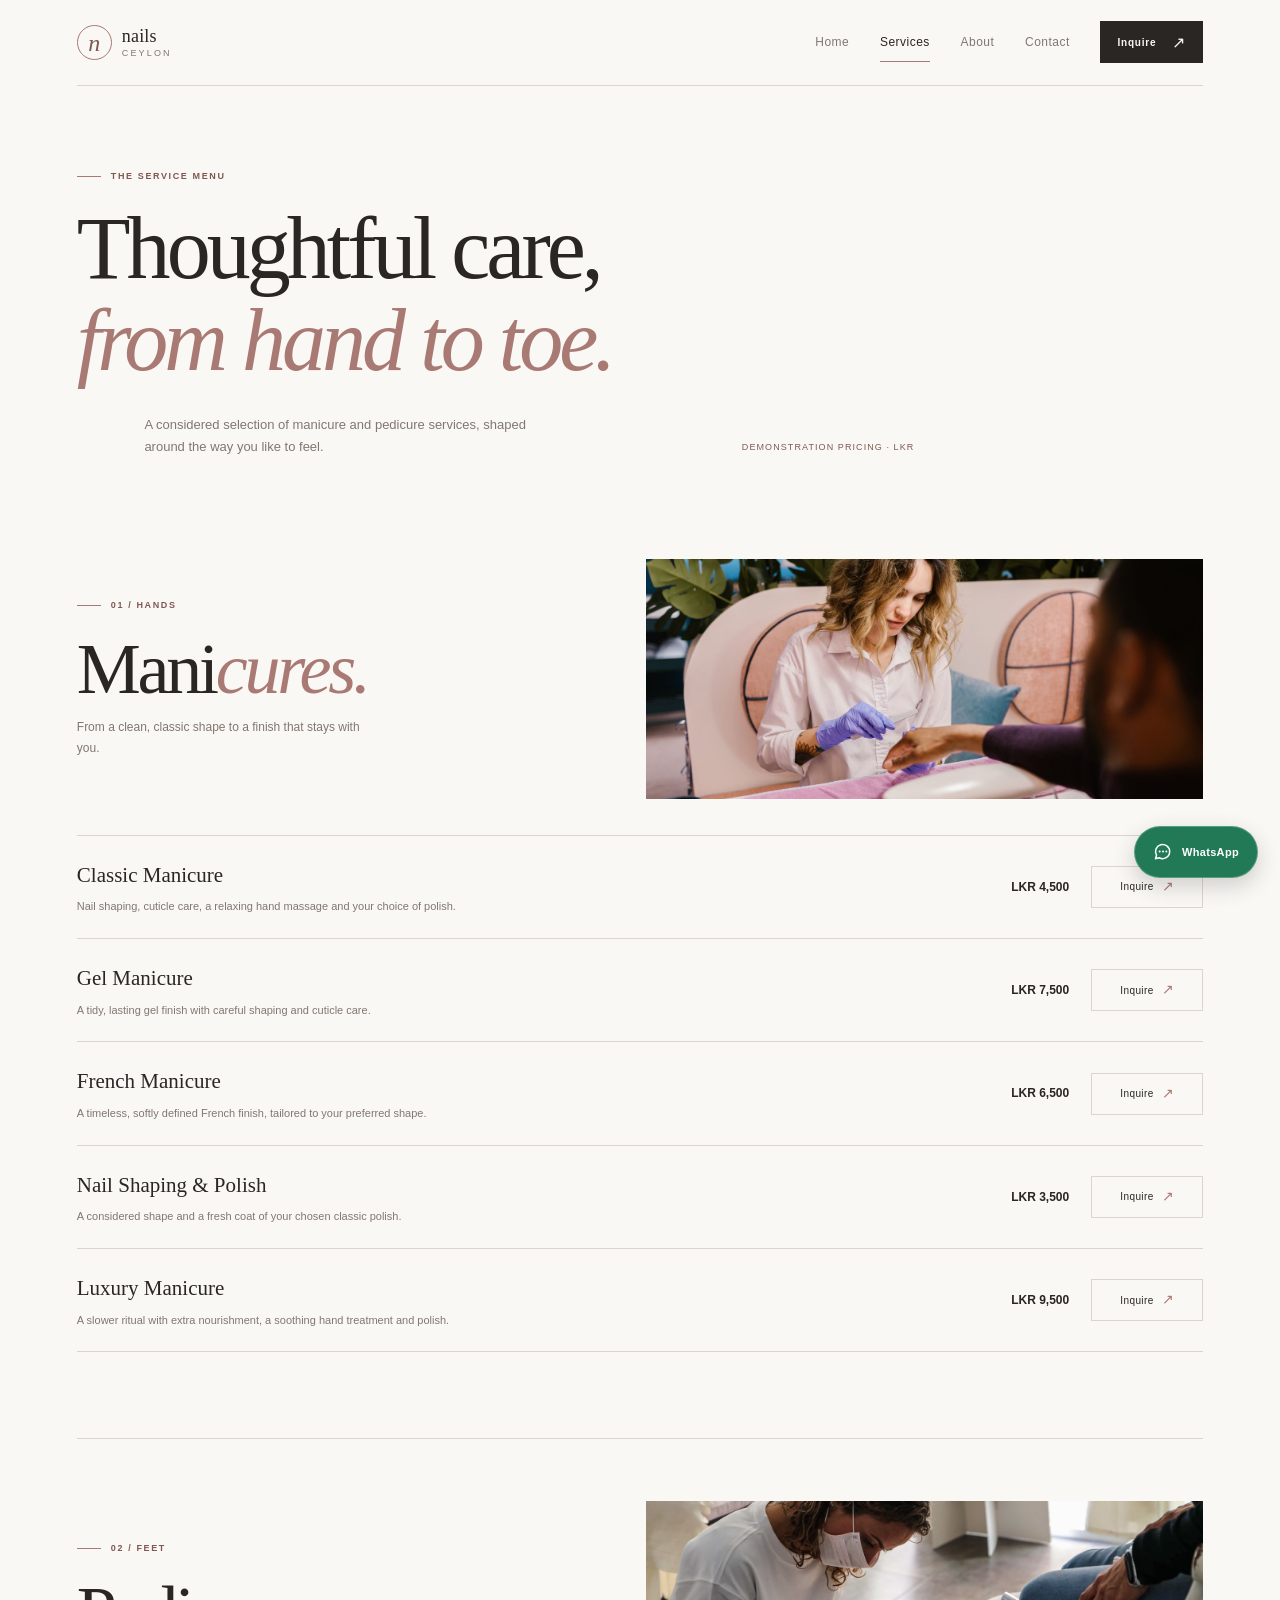
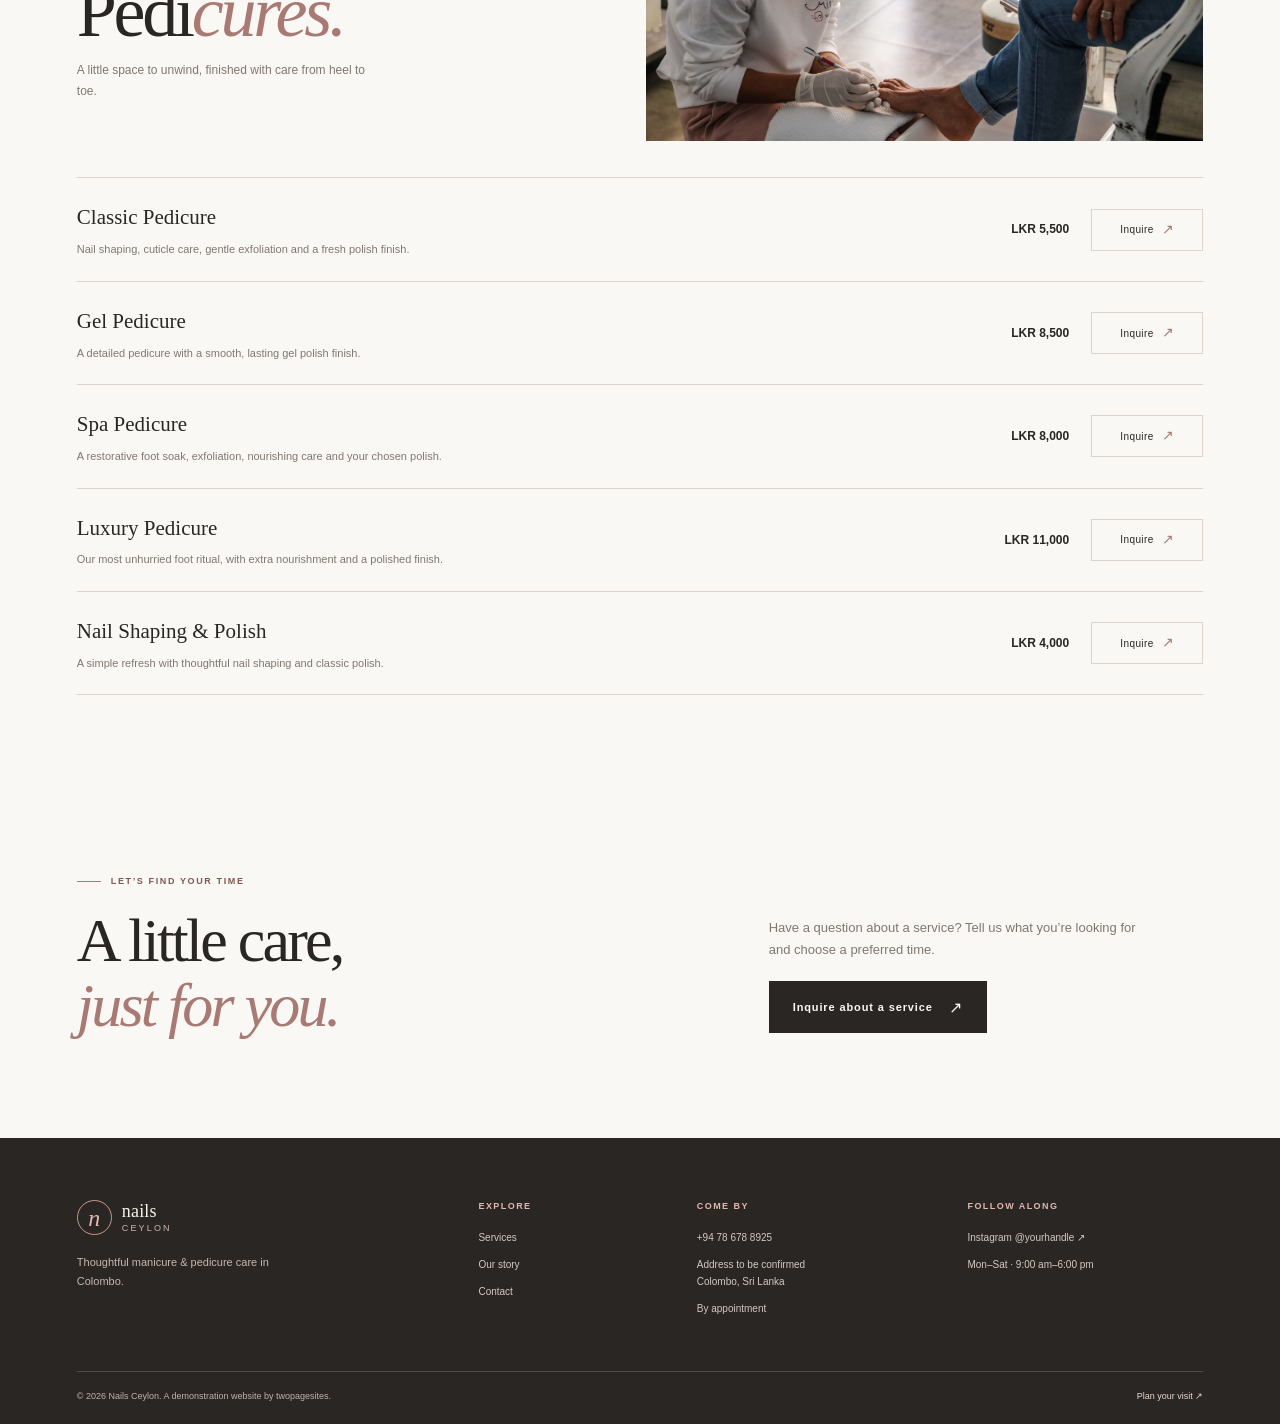
<file: services.html>
<!doctype html>
<html lang="en">
<head>
  <meta charset="utf-8">
  <meta name="viewport" content="width=device-width, initial-scale=1">
  <meta name="theme-color" content="#faf8f5">
  <title>Services &amp; Pricing | Nails Ceylon</title>
  <meta name="description" content="Explore manicure and pedicure services at Nails Ceylon in Colombo. View demonstration pricing and send an appointment enquiry.">
  <meta property="og:type" content="website">
  <meta property="og:title" content="Services &amp; Pricing | Nails Ceylon">
  <meta property="og:description" content="A considered menu of manicure and pedicure services at Nails Ceylon.">
  <link rel="stylesheet" href="style.css">
  <script src="script.js" defer></script>
</head>
<body>
  <a class="skip-link" href="#main">Skip to content</a>
  <header class="site-header">
    <div class="header-inner">
      <a class="brand" href="index.html" aria-label="Nails Ceylon home"><span class="brand-mark" aria-hidden="true">n</span><span class="brand-name">nails <span>ceylon</span></span></a>
      <button class="menu-toggle" type="button" aria-expanded="false" aria-controls="primary-navigation" aria-label="Open navigation"><span></span><span></span></button>
      <nav class="primary-nav" id="primary-navigation" aria-label="Main navigation">
        <a class="nav-link" href="index.html">Home</a><a class="nav-link is-current" href="services.html" aria-current="page">Services</a><a class="nav-link" href="about.html">About</a><a class="nav-link" href="contact.html">Contact</a>
        <a class="button button--small button--dark nav-book" href="contact.html">Inquire <span aria-hidden="true">↗</span></a>
      </nav>
    </div>
  </header>

  <main id="main">
    <section class="page-hero section-wrap">
      <p class="eyebrow"><span class="eyebrow-line"></span> The service menu</p>
      <h1>Thoughtful care,<br><em>from hand to toe.</em></h1>
      <div class="page-hero-bottom"><p>A considered selection of manicure and pedicure services, shaped around the way you like to feel.</p><span>Demonstration pricing · LKR</span></div>
    </section>

    <section class="service-category section-wrap" id="manicure" aria-labelledby="manicure-title">
      <div class="service-category-head">
        <div><p class="eyebrow"><span class="eyebrow-line"></span> 01 / Hands</p><h2 id="manicure-title">Mani<em>cures.</em></h2><p>From a clean, classic shape to a finish that stays with you.</p></div>
        <figure class="photo-frame photo-frame--category">
          <img src="assets/images/services-manicure-detail.jpg" alt="A manicurist tends to a client's hands at a nail salon." width="1400" height="933" loading="lazy" decoding="async">
        </figure>
      </div>
      <div class="service-list">
        <article class="service-row"><div class="service-row-main"><h3>Classic Manicure</h3><p>Nail shaping, cuticle care, a relaxing hand massage and your choice of polish.</p></div><span class="service-price">LKR 4,500</span><a class="service-book" href="contact.html?service=Classic%20Manicure" aria-label="Inquire about Classic Manicure">Inquire <span aria-hidden="true">↗</span></a></article>
        <article class="service-row"><div class="service-row-main"><h3>Gel Manicure</h3><p>A tidy, lasting gel finish with careful shaping and cuticle care.</p></div><span class="service-price">LKR 7,500</span><a class="service-book" href="contact.html?service=Gel%20Manicure" aria-label="Inquire about Gel Manicure">Inquire <span aria-hidden="true">↗</span></a></article>
        <article class="service-row"><div class="service-row-main"><h3>French Manicure</h3><p>A timeless, softly defined French finish, tailored to your preferred shape.</p></div><span class="service-price">LKR 6,500</span><a class="service-book" href="contact.html?service=French%20Manicure" aria-label="Inquire about French Manicure">Inquire <span aria-hidden="true">↗</span></a></article>
        <article class="service-row"><div class="service-row-main"><h3>Nail Shaping &amp; Polish</h3><p>A considered shape and a fresh coat of your chosen classic polish.</p></div><span class="service-price">LKR 3,500</span><a class="service-book" href="contact.html?service=Nail%20Shaping%20%26%20Polish%20%28Manicure%29" aria-label="Inquire about Nail Shaping and Polish for a manicure">Inquire <span aria-hidden="true">↗</span></a></article>
        <article class="service-row"><div class="service-row-main"><h3>Luxury Manicure</h3><p>A slower ritual with extra nourishment, a soothing hand treatment and polish.</p></div><span class="service-price">LKR 9,500</span><a class="service-book" href="contact.html?service=Luxury%20Manicure" aria-label="Inquire about Luxury Manicure">Inquire <span aria-hidden="true">↗</span></a></article>
      </div>
    </section>

    <section class="service-category service-category--pedicure section-wrap" id="pedicure" aria-labelledby="pedicure-title">
      <div class="service-category-head">
        <div><p class="eyebrow"><span class="eyebrow-line"></span> 02 / Feet</p><h2 id="pedicure-title">Pedi<em>cures.</em></h2><p>A little space to unwind, finished with care from heel to toe.</p></div>
        <figure class="photo-frame photo-frame--category photo-frame--pedicure">
          <img src="assets/images/services-pedicure-detail.jpg" alt="A professional pedicure treatment in progress at a salon." width="1400" height="933" loading="lazy" decoding="async">
        </figure>
      </div>
      <div class="service-list">
        <article class="service-row"><div class="service-row-main"><h3>Classic Pedicure</h3><p>Nail shaping, cuticle care, gentle exfoliation and a fresh polish finish.</p></div><span class="service-price">LKR 5,500</span><a class="service-book" href="contact.html?service=Classic%20Pedicure" aria-label="Inquire about Classic Pedicure">Inquire <span aria-hidden="true">↗</span></a></article>
        <article class="service-row"><div class="service-row-main"><h3>Gel Pedicure</h3><p>A detailed pedicure with a smooth, lasting gel polish finish.</p></div><span class="service-price">LKR 8,500</span><a class="service-book" href="contact.html?service=Gel%20Pedicure" aria-label="Inquire about Gel Pedicure">Inquire <span aria-hidden="true">↗</span></a></article>
        <article class="service-row"><div class="service-row-main"><h3>Spa Pedicure</h3><p>A restorative foot soak, exfoliation, nourishing care and your chosen polish.</p></div><span class="service-price">LKR 8,000</span><a class="service-book" href="contact.html?service=Spa%20Pedicure" aria-label="Inquire about Spa Pedicure">Inquire <span aria-hidden="true">↗</span></a></article>
        <article class="service-row"><div class="service-row-main"><h3>Luxury Pedicure</h3><p>Our most unhurried foot ritual, with extra nourishment and a polished finish.</p></div><span class="service-price">LKR 11,000</span><a class="service-book" href="contact.html?service=Luxury%20Pedicure" aria-label="Inquire about Luxury Pedicure">Inquire <span aria-hidden="true">↗</span></a></article>
        <article class="service-row"><div class="service-row-main"><h3>Nail Shaping &amp; Polish</h3><p>A simple refresh with thoughtful nail shaping and classic polish.</p></div><span class="service-price">LKR 4,000</span><a class="service-book" href="contact.html?service=Nail%20Shaping%20%26%20Polish%20%28Pedicure%29" aria-label="Inquire about Nail Shaping and Polish for a pedicure">Inquire <span aria-hidden="true">↗</span></a></article>
      </div>
    </section>

    
    <section class="appointment-band section-wrap">
      <div><p class="eyebrow"><span class="eyebrow-line"></span> Let’s find your time</p><h2>A little care,<br><em>just for you.</em></h2></div>
      <div class="appointment-band-action"><p>Have a question about a service? Tell us what you’re looking for and choose a preferred time.</p><a class="button button--dark" href="contact.html">Inquire about a service <span aria-hidden="true">↗</span></a></div>
    </section>
  </main>
  <a class="floating-whatsapp" href="https://wa.me/94786788925" data-whatsapp-message="Hello! I would like to enquire about an appointment at Nails Ceylon." aria-label="Chat with Nails Ceylon on WhatsApp at 0786788925" target="_blank" rel="noopener noreferrer">
    <svg aria-hidden="true" viewBox="0 0 24 24" fill="none" stroke="currentColor" stroke-width="1.8" stroke-linecap="round" stroke-linejoin="round"><path d="M20 11.5a8.5 8.5 0 0 1-12.7 7.4L3 20l1.2-4.1A8.5 8.5 0 1 1 20 11.5Z"></path><path d="M8 11.5h.01M12 11.5h.01M16 11.5h.01" stroke-width="2.4"></path></svg>
    <span>WhatsApp</span>
  </a>
  <footer class="site-footer">
    <div class="section-wrap footer-main">
      <div class="footer-brand-block"><a class="brand brand--footer" href="index.html" aria-label="Nails Ceylon home"><span class="brand-mark" aria-hidden="true">n</span><span class="brand-name">nails <span>ceylon</span></span></a><p>Thoughtful manicure &amp; pedicure care in Colombo.</p></div>
      <div class="footer-column"><h2>Explore</h2><a href="services.html">Services</a><a href="about.html">Our story</a><a href="contact.html">Contact</a></div>
      <div class="footer-column"><h2>Come by</h2><a href="tel:+94786788925">+94 78 678 8925</a><span>Address to be confirmed<br>Colombo, Sri Lanka</span><span>By appointment</span></div>
      <div class="footer-column"><h2>Follow along</h2><a href="https://www.instagram.com/yourhandle/" target="_blank" rel="noopener noreferrer">Instagram @yourhandle <span aria-hidden="true">↗</span></a><span>Mon–Sat · 9:00 am–6:00 pm</span></div>
    </div>
    <div class="section-wrap footer-bottom"><span>© <span data-current-year>2026</span> Nails Ceylon. A demonstration website by twopagesites.</span><a href="contact.html">Plan your visit <span aria-hidden="true">↗</span></a></div>
  </footer>
</body>
</html>
</file>
<file: style.css>
:root {
  color-scheme: light;
  --color-paper: #faf8f5;
  --color-paper-deep: #f1eae5;
  --color-ink: #292624;
  --color-muted: #817770;
  --color-rose: #a97973;
  --color-rose-deep: #805852;
  --color-champagne: #c8b69f;
  --color-line: #ddd4cc;
  --font-display: "Iowan Old Style", "Palatino Linotype", "Book Antiqua", Georgia, serif;
  --font-body: "Avenir Next", Avenir, "Segoe UI", sans-serif;
  --page-gutter: clamp(20px, 6vw, 88px);
  --content-width: 1280px;
}

* { box-sizing: border-box; }

html { scroll-behavior: smooth; scroll-padding-top: 100px; }

body {
  min-width: 320px;
  margin: 0;
  color: var(--color-ink);
  background: var(--color-paper);
  font-family: var(--font-body);
  font-size: 15px;
  line-height: 1.7;
  -webkit-font-smoothing: antialiased;
}

img, svg { display: block; max-width: 100%; }
a { color: inherit; }
button, input, select, textarea { font: inherit; }
button, a { -webkit-tap-highlight-color: transparent; }

:focus-visible {
  outline: 2px solid var(--color-rose-deep);
  outline-offset: 4px;
}

.skip-link {
  position: fixed;
  z-index: 20;
  top: 12px;
  left: 12px;
  padding: 10px 14px;
  transform: translateY(-160%);
  color: white;
  background: var(--color-ink);
}
.skip-link:focus { transform: translateY(0); }

.section-wrap { width: min(100% - var(--page-gutter) * 2, var(--content-width)); margin-inline: auto; }

.site-header { position: sticky; top: 0; z-index: 10; background: var(--color-paper); }
.header-inner {
  display: flex;
  width: min(100% - var(--page-gutter) * 2, 1440px);
  min-height: 86px;
  align-items: center;
  justify-content: space-between;
  margin-inline: auto;
  border-bottom: 1px solid var(--color-line);
}
.brand { display: inline-flex; align-items: center; gap: 10px; text-decoration: none; }
.brand-mark {
  display: grid;
  width: 35px;
  height: 35px;
  place-items: center;
  border: 1px solid var(--color-rose);
  border-radius: 50%;
  color: var(--color-rose-deep);
  font-family: var(--font-display);
  font-size: 24px;
  font-style: italic;
  line-height: 1;
}
.brand-name { font-family: var(--font-display); font-size: 18px; letter-spacing: .01em; line-height: 1; }
.brand-name span { display: block; margin-top: 4px; color: var(--color-muted); font-family: var(--font-body); font-size: 9px; letter-spacing: .24em; text-transform: uppercase; }
.primary-nav { display: flex; align-items: center; gap: clamp(17px, 2.4vw, 34px); }
.nav-link { position: relative; padding-block: 12px; color: var(--color-muted); font-size: 12px; letter-spacing: .04em; text-decoration: none; transition: color .2s ease; }
.nav-link:hover, .nav-link.is-current { color: var(--color-ink); }
.nav-link.is-current::after { position: absolute; right: 0; bottom: 3px; left: 0; height: 1px; background: var(--color-rose); content: ""; }
.menu-toggle { display: none; }

.button {
  display: inline-flex;
  min-height: 52px;
  align-items: center;
  justify-content: center;
  gap: 16px;
  padding: 0 23px;
  border: 1px solid transparent;
  color: var(--color-paper);
  background: var(--color-ink);
  font-size: 11px;
  font-weight: 600;
  letter-spacing: .08em;
  text-align: center;
  text-decoration: none;
  transition: background-color .2s ease, color .2s ease, border-color .2s ease;
}
.button:hover { background: var(--color-rose-deep); }
.button--small { min-height: 42px; padding-inline: 16px; font-size: 10px; }
.button--outline { border-color: var(--color-ink); color: var(--color-ink); background: transparent; }
.button--outline:hover { color: var(--color-paper); }
.button span { font-size: 16px; font-weight: 400; }
.floating-whatsapp {
  position: fixed;
  right: 22px;
  bottom: 22px;
  z-index: 12;
  display: inline-flex;
  min-height: 52px;
  align-items: center;
  justify-content: center;
  gap: 9px;
  padding: 0 18px;
  border: 1px solid rgba(255,255,255,.25);
  border-radius: 999px;
  color: #fff;
  background: #217a55;
  box-shadow: 0 8px 22px rgba(41,38,36,.2);
  font-size: 11px;
  font-weight: 600;
  letter-spacing: .03em;
  text-decoration: none;
  transition: background-color .2s ease, transform .2s ease;
}
.floating-whatsapp:hover { background: #195f43; transform: translateY(-2px); }
.floating-whatsapp svg { width: 20px; height: 20px; flex: 0 0 auto; }

.hero { display: grid; min-height: 620px; grid-template-columns: minmax(0, .92fr) minmax(0, 1.08fr); align-items: center; gap: clamp(36px, 8vw, 120px); padding-block: 62px 86px; }
.hero-copy { max-width: 520px; padding-block: 30px; }
.eyebrow { display: flex; align-items: center; gap: 10px; margin: 0 0 20px; color: var(--color-rose-deep); font-size: 9px; font-weight: 600; letter-spacing: .18em; line-height: 1.4; text-transform: uppercase; }
.eyebrow-line { display: inline-block; width: 24px; height: 1px; flex: 0 0 auto; background: var(--color-rose); }
h1, h2, h3, p, figure { margin-top: 0; }
h1, h2 { margin-bottom: 0; font-family: var(--font-display); font-weight: 400; letter-spacing: -.045em; line-height: 1.05; }
h1 { max-width: 650px; font-size: clamp(48px, 6.7vw, 86px); }
h1 em, h2 em { color: var(--color-rose); font-weight: 400; }
.hero-intro { max-width: 395px; margin: 24px 0 28px; color: var(--color-muted); font-size: 14px; line-height: 1.9; }
.hero-actions { display: flex; flex-wrap: wrap; align-items: center; gap: 22px; }
.text-link { display: inline-flex; min-height: 44px; align-items: center; gap: 10px; color: var(--color-ink); font-size: 11px; font-weight: 600; letter-spacing: .04em; text-decoration: none; }
.text-link span { color: var(--color-rose); font-size: 18px; font-weight: 400; transition: transform .2s ease; }
.text-link:hover span { transform: translateX(4px); }
.hero-note { margin: 44px 0 0; color: var(--color-muted); font-size: 10px; letter-spacing: .12em; text-transform: uppercase; }

.photo-frame { position: relative; overflow: hidden; min-width: 0; margin: 0; background: var(--color-paper-deep); }
.photo-frame img { position: absolute; inset: 0; display: block; width: 100%; height: 100%; object-fit: cover; object-position: center; }
.photo-frame--hero { min-height: 450px; height: min(48vw, 610px); }
.photo-frame--manicure { min-height: 280px; }
.feature-card .photo-frame--pedicure { min-height: 280px; }
.photo-frame--gallery { min-height: 290px; }
.photo-frame--category { width: 100%; min-height: 240px; }
.photo-frame--about { min-height: 480px; }
.photo-frame--detail { min-height: 380px; }

.intro-band { padding-block: 86px 92px; border-top: 1px solid var(--color-line); }
.intro-band-content { display: grid; grid-template-columns: 1.15fr .85fr; align-items: end; gap: 10%; padding-left: 34px; }
.intro-band h2, .section-heading h2, .values-intro h2, .testimonial-inner h2, .appointment-band h2, .page-hero h1, .service-category h2, .about-story-copy h2, .philosophy-inner h2, .about-commitment h2, .contact-info h2, .contact-form-panel h2, .map-placeholder h2 { font-size: clamp(36px, 5vw, 62px); }
.intro-band-content > div { max-width: 410px; padding-bottom: 6px; }
.intro-band-content > div > p { margin-bottom: 14px; color: var(--color-muted); font-size: 13px; line-height: 1.9; }

.section-block { padding-block: 86px 100px; }
.section-heading { display: flex; align-items: end; justify-content: space-between; gap: 30px; margin-bottom: 36px; }
.section-heading h2 { font-size: clamp(38px, 5vw, 60px); }
.heading-link { margin-bottom: 8px; }
.section-heading-note { margin: 0 0 7px; color: var(--color-muted); font-size: 11px; line-height: 1.7; }
.feature-grid { display: grid; grid-template-columns: 1fr 1fr; gap: 28px; }
.feature-card:nth-child(2) { margin-top: 70px; }
.feature-card-copy { display: grid; grid-template-columns: 1fr auto; align-items: center; gap: 8px 18px; padding-top: 20px; }
.feature-card-copy .eyebrow { margin-bottom: 8px; }
.feature-card-copy h3 { margin-bottom: 0; font-family: var(--font-display); font-size: 30px; font-weight: 400; }
.feature-service-label { margin: 4px 0 0; color: var(--color-muted); font-size: 10px; letter-spacing: .04em; line-height: 1.4; }
.feature-card-copy > p { grid-column: 1; max-width: 350px; margin: 0; color: var(--color-muted); font-size: 12px; }
.round-link { display: grid; width: 44px; height: 44px; grid-row: 1 / span 2; grid-column: 2; place-items: center; border: 1px solid var(--color-line); border-radius: 50%; text-decoration: none; transition: background-color .2s ease, color .2s ease; }
.round-link:hover { color: white; background: var(--color-ink); }

.gallery-preview { padding-block: 86px 96px; background: var(--color-paper-deep); }
.gallery-preview .section-heading { margin-bottom: 34px; }
.gallery-grid { display: grid; grid-template-columns: 1fr .8fr 1fr; align-items: start; gap: 20px; }
.gallery-tall { min-height: 420px; }
.gallery-short { min-height: 330px; margin-top: 68px; }

.values-section { display: grid; grid-template-columns: .8fr 1.2fr; gap: 11%; }
.values-intro h2 { margin-bottom: 20px; }
.values-intro > p:last-child { max-width: 300px; color: var(--color-muted); font-size: 13px; }
.values-list { align-self: center; }
.value-item { display: grid; grid-template-columns: 42px 1fr; gap: 20px; padding-block: 22px; border-bottom: 1px solid var(--color-line); }
.value-item:first-child { border-top: 1px solid var(--color-line); }
.value-number { color: var(--color-rose); font-family: var(--font-display); font-size: 20px; }
.value-item h3 { margin: 0 0 5px; font-family: var(--font-display); font-size: 22px; font-weight: 400; }
.value-item p { max-width: 460px; margin: 0; color: var(--color-muted); font-size: 12px; }

.testimonial-section { padding-block: 82px; background: #ede3dc; text-align: center; }
.testimonial-inner { display: flex; flex-direction: column; align-items: center; }
.testimonial-inner .eyebrow { justify-content: center; }
.testimonial-inner h2 { font-size: clamp(37px, 5vw, 62px); }
.testimonial-credit { margin: 24px 0 5px; color: var(--color-muted); font-size: 10px; letter-spacing: .05em; }
.testimonial-disclaimer { color: var(--color-rose-deep); font-size: 9px; letter-spacing: .12em; text-transform: uppercase; }

.appointment-band { display: grid; grid-template-columns: 1fr .75fr; align-items: end; gap: 10%; padding-block: 94px 100px; }
.appointment-band h2 { font-size: clamp(40px, 5vw, 62px); }
.appointment-band-action { max-width: 390px; padding-bottom: 5px; }
.appointment-band-action p { margin-bottom: 20px; color: var(--color-muted); font-size: 13px; }

.site-footer { color: #f8f3ed; background: #292624; }
.footer-main { display: grid; grid-template-columns: 1.4fr .7fr .9fr .9fr; gap: 35px; padding-block: 62px 54px; }
.brand--footer .brand-mark { border-color: #c7988d; color: #e0b7ad; }
.brand--footer .brand-name span { color: #c7b9af; }
.footer-brand-block > p { max-width: 230px; margin: 18px 0 0; color: #c7b9af; font-size: 11px; }
.footer-column { display: flex; flex-direction: column; align-items: flex-start; gap: 10px; }
.footer-column h2 { margin: 2px 0 7px; color: #e0b7ad; font-family: var(--font-body); font-size: 9px; font-weight: 600; letter-spacing: .16em; text-transform: uppercase; }
.footer-column a, .footer-column span { color: #d3c9c1; font-size: 10px; line-height: 1.7; text-decoration: none; }
.footer-column a:hover, .footer-bottom a:hover { color: white; }
.footer-bottom { display: flex; justify-content: space-between; gap: 20px; padding-block: 17px 20px; border-top: 1px solid rgba(255,255,255,.17); color: #bfb3aa; font-size: 9px; }
.footer-bottom a { color: #e9d8cb; text-decoration: none; }

.page-hero { padding-block: 84px 58px; }
.page-hero h1 { font-size: clamp(50px, 7vw, 88px); }
.page-hero-bottom { display: flex; max-width: 770px; align-items: end; justify-content: space-between; gap: 24px; margin: 27px 0 0 6%; }
.page-hero-bottom p { max-width: 425px; margin: 0; color: var(--color-muted); font-size: 13px; }
.page-hero-bottom > span { flex: 0 0 auto; padding-bottom: 3px; color: var(--color-rose-deep); font-size: 9px; letter-spacing: .12em; text-transform: uppercase; }

.service-category { padding-block: 42px 86px; }
.service-category--pedicure { padding-top: 62px; border-top: 1px solid var(--color-line); }
.service-category-head { display: grid; grid-template-columns: .9fr 1.1fr; align-items: center; gap: 10%; margin-bottom: 36px; }
.service-category-head h2 { margin-bottom: 10px; font-size: clamp(46px, 6vw, 72px); }
.service-category-head > div > p:last-child { max-width: 300px; margin-bottom: 0; color: var(--color-muted); font-size: 12px; }
.service-list { border-top: 1px solid var(--color-line); }
.service-row { display: grid; grid-template-columns: minmax(0, 1fr) 120px 112px; align-items: center; gap: 22px; padding-block: 22px; border-bottom: 1px solid var(--color-line); }
.service-row-main h3 { margin: 0 0 4px; font-family: var(--font-display); font-size: 21px; font-weight: 400; }
.service-row-main p { max-width: 520px; margin: 0; color: var(--color-muted); font-size: 11px; }
.service-price { color: var(--color-ink); font-size: 12px; font-weight: 600; text-align: right; white-space: nowrap; }
.service-book { display: inline-flex; min-height: 42px; align-items: center; justify-content: center; gap: 8px; border: 1px solid var(--color-line); font-size: 10px; letter-spacing: .04em; text-decoration: none; transition: border-color .2s ease, background-color .2s ease; }
.service-book:hover { border-color: var(--color-ink); background: var(--color-paper-deep); }
.service-book span { color: var(--color-rose); font-size: 14px; }
.pricing-note { margin-top: -28px; margin-bottom: 34px; color: var(--color-muted); font-size: 10px; font-style: italic; }

.about-story { display: grid; grid-template-columns: 1fr .9fr; align-items: center; gap: 11%; padding-block: 20px 100px; }
.about-story-copy { max-width: 450px; }
.about-story-copy h2 { margin-bottom: 22px; }
.about-story-copy > p:not(.eyebrow) { color: var(--color-muted); font-size: 13px; line-height: 1.9; }
.about-story-copy .text-link { margin-top: 9px; }
.philosophy-section { padding-block: 76px; background: var(--color-paper-deep); }
.philosophy-inner { display: grid; grid-template-columns: 1fr .8fr; align-items: center; gap: 12%; }
.philosophy-inner h2 { font-size: clamp(38px, 5vw, 62px); }
.philosophy-copy p { color: var(--color-muted); font-size: 13px; line-height: 1.9; }
.philosophy-copy p:last-child { margin-bottom: 0; color: var(--color-rose-deep); font-size: 10px; }
.about-commitment { display: grid; grid-template-columns: .8fr 1.2fr; align-items: center; gap: 12%; padding-block: 100px; }
.about-commitment-copy { max-width: 390px; }
.about-commitment h2 { margin-bottom: 19px; }
.about-commitment-copy > p:not(.eyebrow) { margin-bottom: 24px; color: var(--color-muted); font-size: 13px; }

.contact-layout { display: grid; grid-template-columns: .75fr 1.25fr; align-items: start; gap: 10%; padding-block: 20px 100px; }
.contact-info { padding-top: 12px; }
.contact-info h2 { margin-bottom: 32px; }
.contact-detail { display: flex; flex-direction: column; align-items: flex-start; gap: 4px; padding-block: 16px; border-top: 1px solid var(--color-line); }
.contact-detail > span:first-child { color: var(--color-rose-deep); font-size: 9px; font-weight: 600; letter-spacing: .13em; text-transform: uppercase; }
.contact-detail > a:not(.text-link), .contact-detail > p { margin: 0; font-family: var(--font-display); font-size: 18px; text-decoration: none; }
.contact-detail > p { line-height: 1.6; }
.contact-detail .text-link { margin-top: 4px; }
.contact-form-panel { padding: clamp(23px, 4vw, 46px); background: #f1eae5; }
.contact-form-panel h2 { margin-bottom: 16px; font-size: clamp(36px, 4vw, 50px); }
.form-intro { max-width: 440px; margin-bottom: 28px; color: var(--color-muted); font-size: 11px; }
.form-grid { display: grid; grid-template-columns: 1fr 1fr; gap: 19px 16px; }
.form-field { display: flex; min-width: 0; flex-direction: column; gap: 7px; }
.form-field--full { grid-column: 1 / -1; }
.form-field label { color: var(--color-ink); font-size: 10px; font-weight: 600; }
.form-field label > span:first-child { color: var(--color-rose-deep); }
.field-optional { color: var(--color-muted); font-weight: 400; }
.form-field input, .form-field select, .form-field textarea { width: 100%; min-height: 47px; padding: 11px 12px; border: 1px solid #d5c9c0; border-radius: 0; color: var(--color-ink); background: var(--color-paper); font-size: 12px; }
.form-field textarea { min-height: 100px; resize: vertical; }
.form-field input::placeholder, .form-field textarea::placeholder { color: #928982; }
.form-submit { width: 100%; margin-top: 23px; cursor: pointer; }
.form-feedback { margin: 12px 0 0; color: var(--color-muted); font-size: 10px; line-height: 1.6; }
.form-feedback.is-error { color: #8c3730; }
.map-section { padding-bottom: 100px; }
.map-placeholder { display: flex; min-height: 300px; flex-direction: column; align-items: center; justify-content: center; padding: 35px 20px; background: #e9e1d9; text-align: center; }
.map-marker { display: grid; width: 35px; height: 35px; place-items: center; margin-bottom: 17px; border: 1px solid var(--color-rose); border-radius: 50%; color: var(--color-rose-deep); font-family: var(--font-display); font-size: 22px; }
.map-placeholder .eyebrow { justify-content: center; margin-bottom: 12px; }
.map-placeholder h2 { font-size: clamp(32px, 4vw, 46px); }
.map-placeholder > p:last-child { max-width: 370px; margin: 15px 0 0; color: var(--color-muted); font-size: 11px; }
.map-caption { display: flex; justify-content: space-between; gap: 20px; padding-top: 14px; color: var(--color-muted); font-size: 10px; }
.map-caption span { color: var(--color-ink); font-weight: 600; }
.map-caption p { margin: 0; text-align: right; }

@media (min-width: 1440px) {
  .hero { min-height: 700px; }
}

@media (max-width: 900px) {
  :root { --page-gutter: clamp(22px, 5vw, 48px); }
  .header-inner { min-height: 76px; }
  .primary-nav { gap: 17px; }
  .nav-link { font-size: 11px; }
  .nav-book { padding-inline: 11px; }
  .hero { min-height: 550px; gap: 5vw; }
  .photo-frame--hero { min-height: 390px; }
  .service-category-head { gap: 6%; }
  .about-story, .contact-layout { gap: 7%; }
  .footer-main { grid-template-columns: 1.1fr .7fr .9fr .9fr; gap: 22px; }
}

@media (max-width: 680px) {
  :root { --page-gutter: 22px; }
  body { font-size: 14px; }
  html { scroll-padding-top: 88px; }
  .header-inner { min-height: 72px; }
  .brand-mark { width: 33px; height: 33px; font-size: 22px; }
  .brand-name { font-size: 17px; }
  .menu-toggle {
    display: flex;
    width: 46px;
    height: 46px;
    flex-direction: column;
    align-items: center;
    justify-content: center;
    gap: 6px;
    border: 1px solid var(--color-line);
    background: transparent;
    cursor: pointer;
  }
  .menu-toggle span { display: block; width: 17px; height: 1px; background: var(--color-ink); transition: transform .2s ease; }
  .menu-toggle[aria-expanded="true"] span:first-child { transform: translateY(3.5px) rotate(45deg); }
  .menu-toggle[aria-expanded="true"] span:last-child { transform: translateY(-3.5px) rotate(-45deg); }
  .primary-nav {
    position: absolute;
    top: 100%;
    right: 0;
    left: 0;
    display: none;
    align-items: stretch;
    gap: 0;
    padding: 12px var(--page-gutter) 22px;
    border-bottom: 1px solid var(--color-line);
    background: var(--color-paper);
  }
  .primary-nav.is-open { display: flex; flex-direction: column; }
  .primary-nav .nav-link { min-height: 46px; padding-block: 13px; border-bottom: 1px solid #ebe4de; font-size: 12px; }
  .nav-link.is-current::after { right: auto; bottom: 0; width: 26px; }
  .primary-nav .nav-book { margin-top: 14px; }
  .hero { min-height: 0; grid-template-columns: 1fr; gap: 27px; padding-block: 47px 57px; }
  .hero-copy { padding: 0; }
  .eyebrow { margin-bottom: 15px; font-size: 8px; }
  h1 { font-size: clamp(47px, 12vw, 69px); }
  .hero-intro { max-width: 350px; margin-block: 17px 21px; font-size: 13px; }
  .hero-actions { align-items: flex-start; gap: 13px 20px; }
  .hero-actions .button { width: 100%; }
  .hero-note { margin-top: 23px; font-size: 9px; }
  .photo-frame--hero { min-height: 350px; height: 100vw; max-height: 460px; }
  .floating-whatsapp { right: 14px; bottom: 14px; min-height: 48px; padding-inline: 15px; }
  .intro-band { padding-block: 60px 64px; }
  .intro-band-content { grid-template-columns: 1fr; gap: 19px; padding-left: 0; }
  .intro-band h2, .section-heading h2, .values-intro h2, .testimonial-inner h2, .appointment-band h2, .page-hero h1, .service-category h2, .about-story-copy h2, .philosophy-inner h2, .about-commitment h2, .contact-info h2, .contact-form-panel h2, .map-placeholder h2 { font-size: clamp(36px, 9.5vw, 50px); }
  .intro-band-content > div > p { margin-bottom: 8px; font-size: 12px; }
  .section-block { padding-block: 60px 68px; }
  .section-heading { align-items: flex-start; flex-direction: column; gap: 12px; margin-bottom: 24px; }
  .heading-link { margin: 0; }
  .feature-grid { grid-template-columns: 1fr; gap: 35px; }
  .feature-card:nth-child(2) { margin-top: 0; }
  .photo-frame--manicure { min-height: 265px; }
  .feature-card .photo-frame--pedicure { min-height: 265px; }
  .feature-card-copy { padding-top: 14px; }
  .feature-card-copy h3 { font-size: 27px; }
  .feature-card-copy > p { font-size: 11px; }
  .gallery-preview { padding-block: 60px 66px; }
  .section-heading-note { margin-top: 0; }
  .gallery-grid { grid-template-columns: 1fr 1fr; gap: 12px; }
  .gallery-tall { min-height: 245px; }
  .gallery-short { min-height: 210px; margin-top: 32px; }
  .gallery-grid .photo-frame:last-child { min-height: 245px; }
  .values-section { grid-template-columns: 1fr; gap: 28px; }
  .values-intro > p:last-child { max-width: 360px; }
  .value-item { grid-template-columns: 32px 1fr; gap: 12px; padding-block: 17px; }
  .value-item h3 { font-size: 20px; }
  .value-item p { font-size: 11px; }
  .testimonial-section { padding-block: 59px; }
  .testimonial-inner h2 { font-size: clamp(34px, 9vw, 48px); }
  .testimonial-credit { max-width: 260px; line-height: 1.6; }
  .appointment-band { grid-template-columns: 1fr; gap: 19px; padding-block: 64px 67px; }
  .appointment-band-action { max-width: 440px; }
  .appointment-band-action p { font-size: 12px; }
  .footer-main { grid-template-columns: 1fr 1fr; gap: 33px 22px; padding-block: 43px 38px; }
  .footer-brand-block { grid-column: 1 / -1; }
  .footer-bottom { align-items: flex-start; flex-direction: column; gap: 8px; padding-block: 14px 18px; line-height: 1.7; }
  .page-hero { padding-block: 53px 37px; }
  .page-hero h1 { font-size: clamp(47px, 12vw, 68px); }
  .page-hero-bottom { align-items: flex-start; flex-direction: column; gap: 10px; margin: 18px 0 0; }
  .page-hero-bottom p { max-width: 420px; font-size: 12px; }
  .page-hero-bottom > span { font-size: 8px; }
  .service-category { padding-block: 28px 56px; }
  .service-category--pedicure { padding-top: 45px; }
  .service-category-head { grid-template-columns: 1fr; gap: 20px; margin-bottom: 25px; }
  .service-category-head h2 { font-size: 51px; }
  .photo-frame--category { min-height: 235px; }
  .service-row { grid-template-columns: minmax(0, 1fr) auto; gap: 9px 12px; padding-block: 17px; }
  .service-row-main h3 { font-size: 19px; }
  .service-row-main p { max-width: none; font-size: 10px; line-height: 1.6; }
  .service-price { grid-column: 2; grid-row: 1; font-size: 11px; }
  .service-book { min-height: 38px; grid-column: 2; grid-row: 2; padding-inline: 9px; font-size: 9px; }
  .pricing-note { margin-top: -10px; margin-bottom: 0; line-height: 1.6; }
  .about-story { grid-template-columns: 1fr; gap: 30px; padding-block: 8px 65px; }
  .photo-frame--about { min-height: 310px; }
  .about-story-copy h2 { margin-bottom: 17px; }
  .about-story-copy > p:not(.eyebrow) { font-size: 12px; }
  .philosophy-section { padding-block: 54px; }
  .philosophy-inner { grid-template-columns: 1fr; gap: 20px; }
  .philosophy-copy p { font-size: 12px; }
  .about-commitment { grid-template-columns: 1fr; gap: 27px; padding-block: 65px; }
  .about-commitment-copy > p:not(.eyebrow) { font-size: 12px; }
  .photo-frame--detail { min-height: 290px; }
  .contact-layout { grid-template-columns: 1fr; gap: 39px; padding-block: 8px 65px; }
  .contact-info { padding-top: 0; }
  .contact-info h2 { margin-bottom: 20px; }
  .contact-detail { padding-block: 13px; }
  .contact-detail > a:not(.text-link), .contact-detail > p { font-size: 17px; }
  .contact-form-panel { padding: 24px 18px; }
  .contact-form-panel h2 { font-size: clamp(35px, 9vw, 47px); }
  .form-intro { font-size: 10px; }
  .form-grid { grid-template-columns: 1fr; gap: 15px; }
  .form-field--full { grid-column: auto; }
  .form-field input, .form-field select { min-height: 48px; }
  .map-section { padding-bottom: 66px; }
  .map-placeholder { min-height: 270px; }
  .map-caption { align-items: flex-start; flex-direction: column; gap: 4px; }
  .map-caption p { text-align: left; }
}

@media (prefers-reduced-motion: reduce) {
  *, *::before, *::after { scroll-behavior: auto !important; transition-duration: .01ms !important; animation-duration: .01ms !important; animation-iteration-count: 1 !important; }
}
</file>
